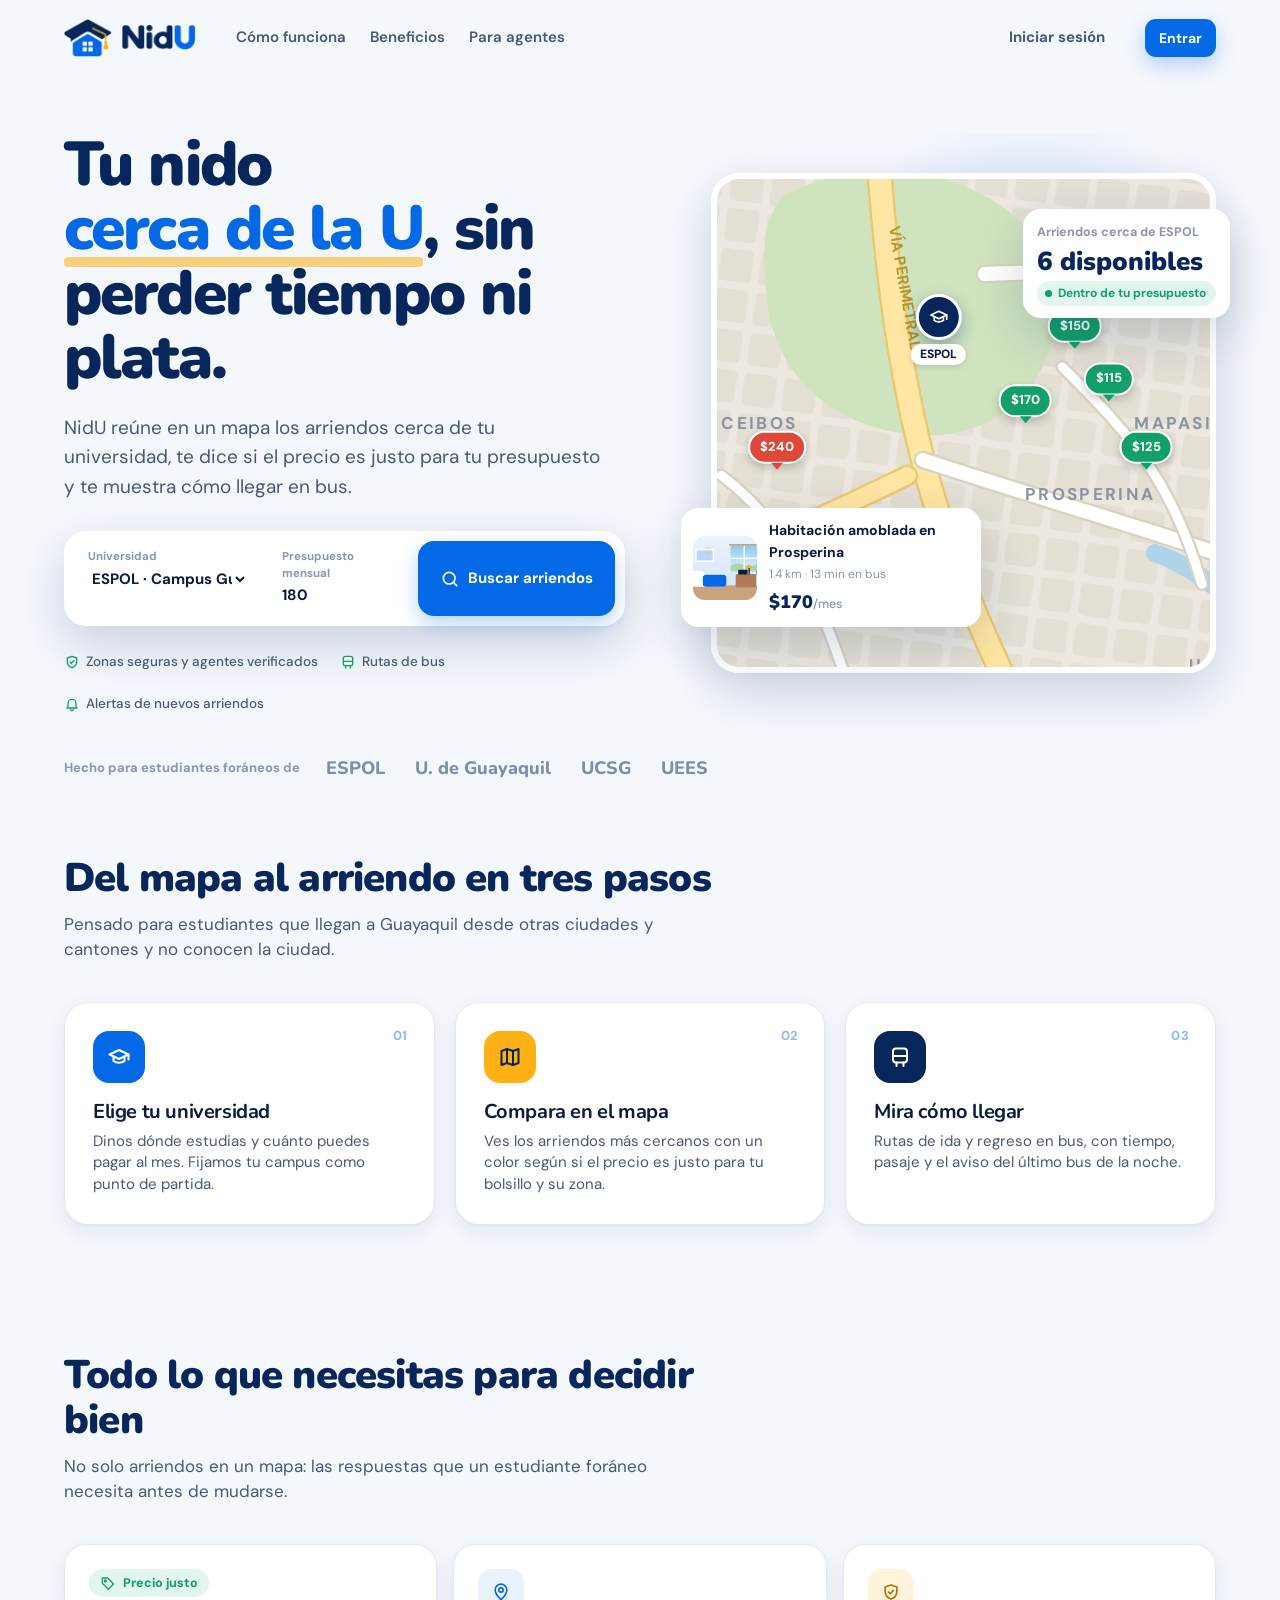
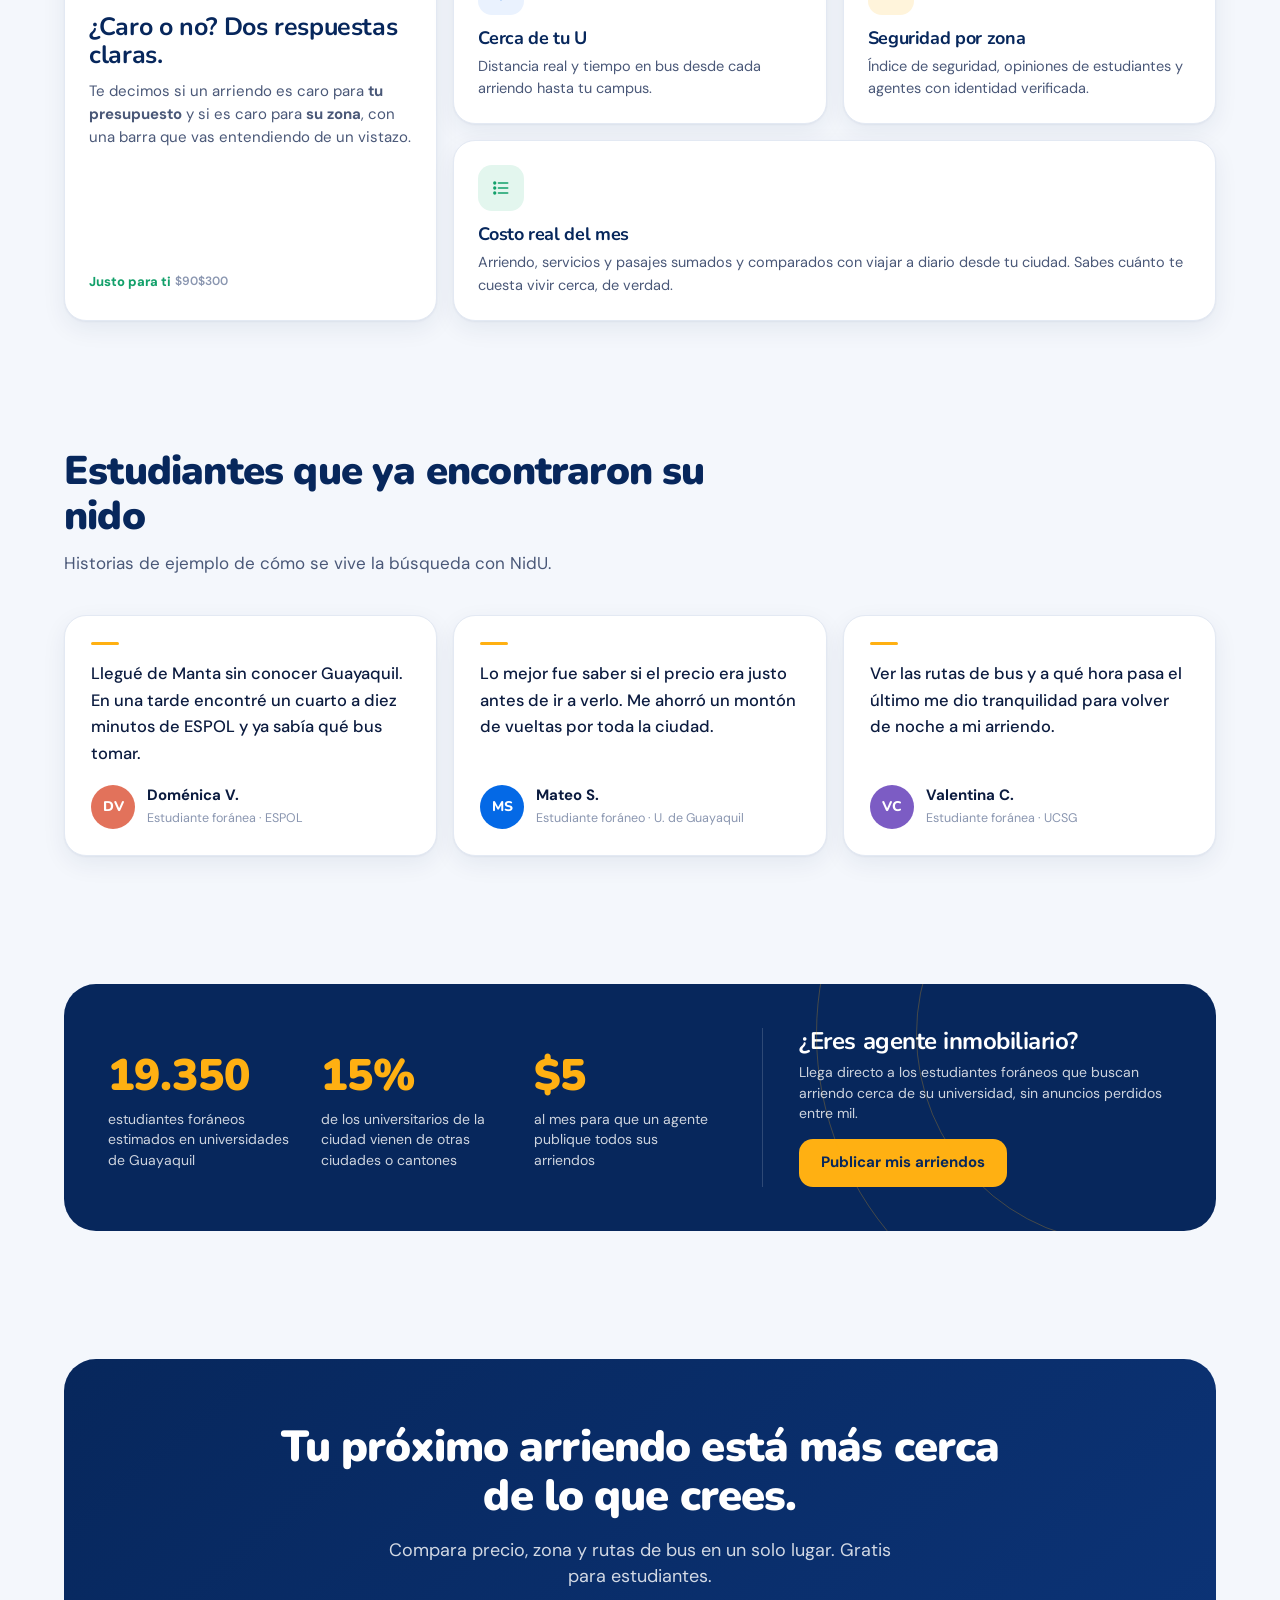
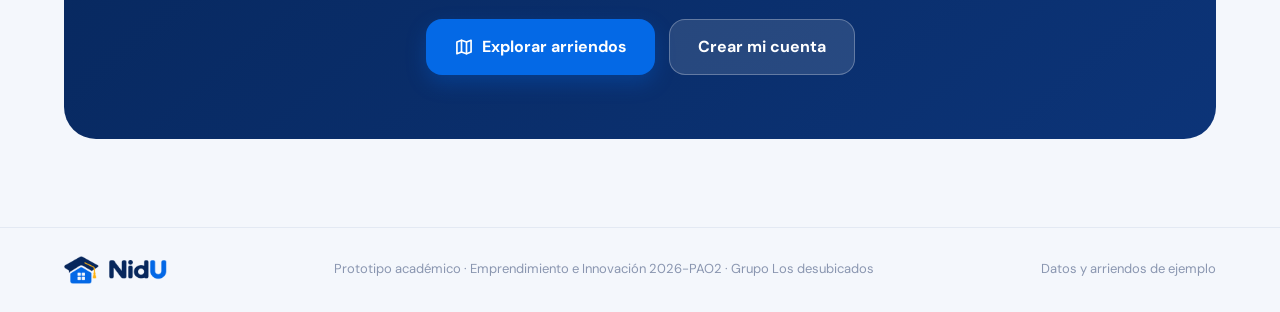
<file: index.html>
<!DOCTYPE html>
<html lang="es">
<head>
<meta charset="utf-8">
<meta name="viewport" content="width=device-width, initial-scale=1">
<title>NidU · Prototipo interactivo</title>
<link rel="preconnect" href="https://fonts.googleapis.com">
<link href="https://fonts.googleapis.com/css2?family=Nunito:wght@700;800;900&family=DM+Sans:opsz,wght@9..40,400;9..40,500;9..40,600;9..40,700&display=swap" rel="stylesheet">
<link rel="stylesheet" href="css/styles.css">
</head>
<body>

<!-- ============ LANDING ============ -->
<section class="view" data-view="inicio">
  <nav class="lnav"><div class="in">
    <a class="brand" href="#inicio"><img class="i" src="resources/icon.png" alt=""><img class="w" src="resources/word.png" alt="NidU"></a>
    <div class="links"><a href="#como">Cómo funciona</a><a href="#beneficios">Beneficios</a><a href="#agentes">Para agentes</a></div>
    <div class="sp"></div>
    <button class="btn ghost gbtn" data-act="go" data-v="ingresar">Iniciar sesión</button>
    <button class="btn pri sm" data-act="go" data-v="registro">Entrar</button>
  </div></nav>
  <header class="hero" data-enter>
    <div class="hero-copy">
      <h1 class="enter">Tu nido <em>cerca de la U</em>, sin perder tiempo ni plata.</h1>
      <p class="lead enter">NidU reúne en un mapa los arriendos cerca de tu universidad, te dice si el precio es justo para tu presupuesto y te muestra cómo llegar en bus.</p>
      <form class="searchbox enter" data-form="hero">
        <div class="f"><label>Universidad</label><select id="heroUni"></select></div>
        <div class="f"><label>Presupuesto mensual</label><input id="heroBudget" type="number" min="60" max="600" value="180"></div>
        <button class="btn pri" type="submit"><svg class="ico"><use href="#i-search"/></svg>Buscar arriendos</button>
      </form>
      <div class="trust enter"><span><svg class="ico sm"><use href="#i-shield"/></svg>Zonas seguras y agentes verificados</span><span><svg class="ico sm"><use href="#i-bus"/></svg>Rutas de bus</span><span><svg class="ico sm"><use href="#i-bell"/></svg>Alertas de nuevos arriendos</span></div>
    </div>
    <div class="hero-vis enter">
      <div class="glow"></div>
      <div class="mapcard" id="heroMap"></div>
      <div class="float f1" id="heroCard"></div>
      <div class="float f2"><div><small style="color:var(--ink3);font-weight:700">Arriendos cerca de ESPOL</small><div class="big" id="heroCount">0</div><span class="badge good">Dentro de tu presupuesto</span></div></div>
    </div>
  </header>

  <div class="unibar">
    <span class="ul">Hecho para estudiantes foráneos de</span>
    <div class="unis">
      <span class="um">ESPOL</span><span class="um">U. de Guayaquil</span><span class="um">UCSG</span><span class="um">UEES</span>
    </div>
  </div>

  <section class="lsec" id="como">
    <div class="lhead"><h2>Del mapa al arriendo en tres pasos</h2><p class="sub">Pensado para estudiantes que llegan a Guayaquil desde otras ciudades y cantones y no conocen la ciudad.</p></div>
    <div class="steps">
      <div class="step"><span class="n">01</span><div class="ib"><svg class="ico lg"><use href="#i-cap"/></svg></div><h3>Elige tu universidad</h3><p>Dinos dónde estudias y cuánto puedes pagar al mes. Fijamos tu campus como punto de partida.</p></div>
      <div class="step"><span class="n">02</span><div class="ib gold"><svg class="ico lg"><use href="#i-map"/></svg></div><h3>Compara en el mapa</h3><p>Ves los arriendos más cercanos con un color según si el precio es justo para tu bolsillo y su zona.</p></div>
      <div class="step"><span class="n">03</span><div class="ib navy"><svg class="ico lg"><use href="#i-bus"/></svg></div><h3>Mira cómo llegar</h3><p>Rutas de ida y regreso en bus, con tiempo, pasaje y el aviso del último bus de la noche.</p></div>
    </div>
  </section>

  <section class="lsec" id="beneficios">
    <div class="lhead"><h2>Todo lo que necesitas para decidir bien</h2><p class="sub">No solo arriendos en un mapa: las respuestas que un estudiante foráneo necesita antes de mudarse.</p></div>
    <div class="bento">
      <article class="bcard big">
        <div class="btag"><svg class="ico sm"><use href="#i-tag"/></svg>Precio justo</div>
        <h3>¿Caro o no? Dos respuestas claras.</h3>
        <p>Te decimos si un arriendo es caro para <b>tu presupuesto</b> y si es caro para <b>su zona</b>, con una barra que vas entendiendo de un vistazo.</p>
        <div class="meter"><span class="mlab">Justo para ti</span><div class="mbar"><i style="left:34%"></i></div><div class="mscale"><span>$90</span><span>$300</span></div></div>
      </article>
      <article class="bcard"><div class="ib" style="background:var(--blue-50);color:var(--blue)"><svg class="ico"><use href="#i-pin"/></svg></div><h4>Cerca de tu U</h4><p>Distancia real y tiempo en bus desde cada arriendo hasta tu campus.</p></article>
      <article class="bcard"><div class="ib" style="background:var(--gold-50);color:#B07400"><svg class="ico"><use href="#i-shield"/></svg></div><h4>Seguridad por zona</h4><p>Índice de seguridad, opiniones de estudiantes y agentes con identidad verificada.</p></article>
      <article class="bcard wide"><div class="ib" style="background:var(--good-50);color:var(--good)"><svg class="ico"><use href="#i-list"/></svg></div><h4>Costo real del mes</h4><p>Arriendo, servicios y pasajes sumados y comparados con viajar a diario desde tu ciudad. Sabes cuánto te cuesta vivir cerca, de verdad.</p></article>
    </div>
  </section>

  <section class="lsec" id="voces">
    <div class="lhead"><h2>Estudiantes que ya encontraron su nido</h2><p class="sub">Historias de ejemplo de cómo se vive la búsqueda con NidU.</p></div>
    <div class="quotes">
      <figure class="quote"><blockquote>Llegué de Manta sin conocer Guayaquil. En una tarde encontré un cuarto a diez minutos de ESPOL y ya sabía qué bus tomar.</blockquote><figcaption><span class="av" style="background:#E2725B">DV</span><div><b>Doménica V.</b><small>Estudiante foránea · ESPOL</small></div></figcaption></figure>
      <figure class="quote"><blockquote>Lo mejor fue saber si el precio era justo antes de ir a verlo. Me ahorró un montón de vueltas por toda la ciudad.</blockquote><figcaption><span class="av" style="background:#0469E6">MS</span><div><b>Mateo S.</b><small>Estudiante foráneo · U. de Guayaquil</small></div></figcaption></figure>
      <figure class="quote"><blockquote>Ver las rutas de bus y a qué hora pasa el último me dio tranquilidad para volver de noche a mi arriendo.</blockquote><figcaption><span class="av" style="background:#7C5CC4">VC</span><div><b>Valentina C.</b><small>Estudiante foránea · UCSG</small></div></figcaption></figure>
    </div>
  </section>

  <section class="lsec" id="agentes">
    <div class="band">
      <div class="ring" style="width:420px;height:420px;right:-120px;top:-160px"></div><div class="ring" style="width:620px;height:620px;right:-220px;top:-260px"></div>
      <div class="bstats">
        <div><div class="k">19.350</div><div class="l">estudiantes foráneos estimados en universidades de Guayaquil</div></div>
        <div><div class="k">15%</div><div class="l">de los universitarios de la ciudad vienen de otras ciudades o cantones</div></div>
        <div><div class="k">$5</div><div class="l">al mes para que un agente publique todos sus arriendos</div></div>
      </div>
      <div class="cta"><h3>¿Eres agente inmobiliario?</h3><p>Llega directo a los estudiantes foráneos que buscan arriendo cerca de su universidad, sin anuncios perdidos entre mil.</p><button class="btn gold" data-act="agentSignup">Publicar mis arriendos</button></div>
    </div>
  </section>

  <section class="lsec" id="cierre">
    <div class="closer">
      <h2>Tu próximo arriendo está más cerca de lo que crees.</h2>
      <p>Compara precio, zona y rutas de bus en un solo lugar. Gratis para estudiantes.</p>
      <div class="cbtns"><button class="btn pri lg" data-act="go" data-v="explorar"><svg class="ico"><use href="#i-map"/></svg>Explorar arriendos</button><button class="btn sec lg" data-act="go" data-v="registro">Crear mi cuenta</button></div>
    </div>
  </section>

  <footer class="foot"><div class="in"><a class="brand" href="#inicio"><img class="i" src="resources/icon.png" alt="" style="height:28px"><img class="w" src="resources/word.png" alt="NidU" style="height:20px"></a><span>Prototipo académico · Emprendimiento e Innovación 2026-PAO2 · Grupo Los desubicados</span><span>Datos y arriendos de ejemplo</span></div></footer>
</section>

<!-- ============ AUTH ============ -->
<section class="view" data-view="registro"><div class="auth" id="authReg"></div></section>
<section class="view" data-view="ingresar"><div class="auth" id="authLogin"></div></section>

<!-- ============ APP ============ -->
<div id="appTop"></div>
<section class="view" data-view="explorar"><div class="explore" id="explore"></div></section>
<section class="view" data-view="arriendo"><div class="wrap" id="detail"></div></section>
<section class="view" data-view="agente"><div class="agentlay" id="agent"></div></section>
<section class="view" data-view="publicar"><div class="wrap" id="publish"></div></section>
<section class="view" data-view="perfil"><div class="wrap" id="sprofile"></div></section>
<section class="view" data-view="amigos"><div class="wrap" id="friends"></div></section>
<section class="view" data-view="zonas"><div class="wrap" id="zones"></div></section>
<section class="view" data-view="visitas"><div class="wrap" id="visits"></div></section>
<section class="view" data-view="mensajes"><div class="wrap" id="chats"></div></section>

<div class="ov" id="ov"><div class="modal" id="modal"></div></div>
<div class="toast" id="toast"><svg class="ico"><use href="#i-check"/></svg><span></span></div>

<!-- icon sprite -->
<svg width="0" height="0" style="position:absolute">
<defs>
<symbol id="i-search" viewBox="0 0 24 24"><circle cx="11" cy="11" r="7"/><path d="m20 20-3.6-3.6"/></symbol>
<symbol id="i-sliders" viewBox="0 0 24 24"><path d="M4 7h10M18 7h2M4 17h4M12 17h8"/><circle cx="16" cy="7" r="2"/><circle cx="10" cy="17" r="2"/></symbol>
<symbol id="i-pin" viewBox="0 0 24 24"><path d="M12 21s-7-6.1-7-11.4a7 7 0 0 1 14 0C19 14.9 12 21 12 21z"/><circle cx="12" cy="9.6" r="2.6"/></symbol>
<symbol id="i-home" viewBox="0 0 24 24"><path d="M4 10.5 12 4l8 6.5V19a1 1 0 0 1-1 1h-4.5v-5.5h-5V20H5a1 1 0 0 1-1-1z"/></symbol>
<symbol id="i-heart" viewBox="0 0 24 24"><path d="M12 20s-7.5-4.6-7.5-10.3A4.2 4.2 0 0 1 12 7.2a4.2 4.2 0 0 1 7.5 2.5C19.5 15.4 12 20 12 20z"/></symbol>
<symbol id="i-bell" viewBox="0 0 24 24"><path d="M6 16.5V11a6 6 0 1 1 12 0v5.5l1.5 1.5h-15z"/><path d="M10 20.5a2.2 2.2 0 0 0 4 0"/></symbol>
<symbol id="i-user" viewBox="0 0 24 24"><circle cx="12" cy="8" r="4"/><path d="M4.5 20.5a7.5 7.5 0 0 1 15 0"/></symbol>
<symbol id="i-cap" viewBox="0 0 24 24"><path d="M2.5 9.5 12 5l9.5 4.5L12 14z"/><path d="M6.5 11.5v4.5c3 2.2 8 2.2 11 0v-4.5M21.5 9.5v5"/></symbol>
<symbol id="i-bus" viewBox="0 0 24 24"><rect x="5" y="3.5" width="14" height="14" rx="3"/><path d="M5 11h14M8.5 21v-3.5M15.5 21v-3.5"/></symbol>
<symbol id="i-walk" viewBox="0 0 24 24"><circle cx="13" cy="4.5" r="1.8"/><path d="m9 21 2.5-6 2.5 2.5V21M8 11.5l2.5-3.5 3.5 1 2 3.5M11.5 15l1-6"/></symbol>
<symbol id="i-back" viewBox="0 0 24 24"><path d="M15 18l-6-6 6-6"/></symbol>
<symbol id="i-chev" viewBox="0 0 24 24"><path d="m9 6 6 6-6 6"/></symbol>
<symbol id="i-check" viewBox="0 0 24 24"><path d="m5 12.5 4.5 4.5L19 7.5"/></symbol>
<symbol id="i-x" viewBox="0 0 24 24"><path d="M6 6l12 12M18 6 6 18"/></symbol>
<symbol id="i-shield" viewBox="0 0 24 24"><path d="M12 3.5 19 6v5.5c0 4.4-3 7.6-7 9-4-1.4-7-4.6-7-9V6z"/><path d="m9 12 2 2 4-4"/></symbol>
<symbol id="i-wifi" viewBox="0 0 24 24"><path d="M4.5 9.5a11 11 0 0 1 15 0M7.5 13a6.5 6.5 0 0 1 9 0"/><circle cx="12" cy="17" r="1.2"/></symbol>
<symbol id="i-zap" viewBox="0 0 24 24"><path d="M13 3 5 13.5h6L10 21l8-10.5h-6z"/></symbol>
<symbol id="i-drop" viewBox="0 0 24 24"><path d="M12 3.5s6 6.4 6 10.8a6 6 0 0 1-12 0C6 9.9 12 3.5 12 3.5z"/></symbol>
<symbol id="i-sofa" viewBox="0 0 24 24"><path d="M5 11V8a2 2 0 0 1 2-2h10a2 2 0 0 1 2 2v3"/><path d="M3 13a2 2 0 0 1 4 0v1h10v-1a2 2 0 0 1 4 0v4a1 1 0 0 1-1 1H4a1 1 0 0 1-1-1zM6 18v2M18 18v2"/></symbol>
<symbol id="i-bed" viewBox="0 0 24 24"><path d="M3 19V6M3 15h18v4M21 15v-3a3 3 0 0 0-3-3h-7v6"/><circle cx="7" cy="11.5" r="2"/></symbol>
<symbol id="i-bath" viewBox="0 0 24 24"><path d="M4 12h16v3a4 4 0 0 1-4 4H8a4 4 0 0 1-4-4zM6 12V6a2 2 0 0 1 4 0M7 19l-1 2M17 19l1 2"/></symbol>
<symbol id="i-ruler" viewBox="0 0 24 24"><rect x="3" y="8" width="18" height="8" rx="1.5"/><path d="M7 8v3M11 8v4M15 8v3M19 8v2"/></symbol>
<symbol id="i-wash" viewBox="0 0 24 24"><rect x="5" y="3.5" width="14" height="17" rx="2"/><circle cx="12" cy="13" r="4"/><path d="M8 6.5h2"/></symbol>
<symbol id="i-car" viewBox="0 0 24 24"><path d="M5 16V12l2-5h10l2 5v4M5 16h14M5 16v2.5M19 16v2.5"/><circle cx="8" cy="13" r=".7"/><circle cx="16" cy="13" r=".7"/></symbol>
<symbol id="i-snow" viewBox="0 0 24 24"><path d="M12 3v18M4.2 7.5l15.6 9M4.2 16.5l15.6-9"/></symbol>
<symbol id="i-plus" viewBox="0 0 24 24"><path d="M12 5v14M5 12h14"/></symbol>
<symbol id="i-grid" viewBox="0 0 24 24"><rect x="4" y="4" width="6.5" height="6.5" rx="1.5"/><rect x="13.5" y="4" width="6.5" height="6.5" rx="1.5"/><rect x="4" y="13.5" width="6.5" height="6.5" rx="1.5"/><rect x="13.5" y="13.5" width="6.5" height="6.5" rx="1.5"/></symbol>
<symbol id="i-msg" viewBox="0 0 24 24"><path d="M5 5h14a1 1 0 0 1 1 1v10a1 1 0 0 1-1 1H9l-4 3.5V6a1 1 0 0 1 1-1z"/></symbol>
<symbol id="i-eye" viewBox="0 0 24 24"><path d="M2.5 12S6 5.5 12 5.5 21.5 12 21.5 12 18 18.5 12 18.5 2.5 12 2.5 12z"/><circle cx="12" cy="12" r="3"/></symbol>
<symbol id="i-camera" viewBox="0 0 24 24"><path d="M4 8a2 2 0 0 1 2-2h2l1.5-2h5L16 6h2a2 2 0 0 1 2 2v9a2 2 0 0 1-2 2H6a2 2 0 0 1-2-2z"/><circle cx="12" cy="12.5" r="3.5"/></symbol>
<symbol id="i-star" viewBox="0 0 24 24"><path d="m12 4 2.4 5 5.4.6-4 3.7 1.1 5.4L12 16l-4.9 2.7 1.1-5.4-4-3.7 5.4-.6z"/></symbol>
<symbol id="i-phone" viewBox="0 0 24 24"><path d="M5 4h3.5l1.5 4-2 1.5a11 11 0 0 0 6.5 6.5L16 14l4 1.5V19a1 1 0 0 1-1 1A16 16 0 0 1 4 5a1 1 0 0 1 1-1z"/></symbol>
<symbol id="i-map" viewBox="0 0 24 24"><path d="M9 4 3.5 6v14L9 18l6 2 5.5-2V4L15 6z"/><path d="M9 4v14M15 6v14"/></symbol>
<symbol id="i-tag" viewBox="0 0 24 24"><path d="M3.5 12.5V4.5h8l9 9-8 8z"/><circle cx="8" cy="9" r="1.5"/></symbol>
<symbol id="i-list" viewBox="0 0 24 24"><path d="M9 6h11M9 12h11M9 18h11"/><circle cx="4.5" cy="6" r="1"/><circle cx="4.5" cy="12" r="1"/><circle cx="4.5" cy="18" r="1"/></symbol>
<symbol id="i-logout" viewBox="0 0 24 24"><path d="M15 4h3a2 2 0 0 1 2 2v12a2 2 0 0 1-2 2h-3M10 16l-4-4 4-4M6 12h10"/></symbol>
<symbol id="i-swap" viewBox="0 0 24 24"><path d="M7 4 3 8l4 4M3 8h14M17 20l4-4-4-4M21 16H7"/></symbol>
<symbol id="i-clock" viewBox="0 0 24 24"><circle cx="12" cy="12" r="8.5"/><path d="M12 7.5V12l3 2"/></symbol>
<symbol id="i-trend" viewBox="0 0 24 24"><path d="M4 16 10 10l4 4 6-7M15 7h5v5"/></symbol>
<symbol id="i-target" viewBox="0 0 24 24"><circle cx="12" cy="12" r="8"/><circle cx="12" cy="12" r="3"/><path d="M12 2v3M12 19v3M2 12h3M19 12h3"/></symbol>
<symbol id="i-users" viewBox="0 0 24 24"><circle cx="9" cy="8" r="3.5"/><path d="M2.5 20a6.5 6.5 0 0 1 13 0M16 4.8a3.5 3.5 0 0 1 0 6.4M18 14a6.5 6.5 0 0 1 3.5 6"/></symbol>
<symbol id="i-building" viewBox="0 0 24 24"><rect x="5" y="3" width="14" height="18" rx="1.5"/><path d="M9 7h1M14 7h1M9 11h1M14 11h1M9 15h1M14 15h1M11 21v-3h2v3"/></symbol>
<symbol id="i-edit" viewBox="0 0 24 24"><path d="M4 20h4L19 9l-4-4L4 16z"/></symbol>
<symbol id="i-trash" viewBox="0 0 24 24"><path d="M5 7h14M10 7V5h4v2M7 7l1 13h8l1-13"/></symbol>
<symbol id="i-lock" viewBox="0 0 24 24"><rect x="5" y="10.5" width="14" height="10" rx="2"/><path d="M8 10.5V8a4 4 0 0 1 8 0v2.5"/></symbol>
<symbol id="i-mail" viewBox="0 0 24 24"><rect x="3.5" y="5.5" width="17" height="13" rx="2"/><path d="m4 7 8 6 8-6"/></symbol>
</defs>
</svg>

<script src="js/data.js"></script>
<script src="js/ui.js"></script>
<script src="js/app.js"></script>
</body>
</html>
</file>
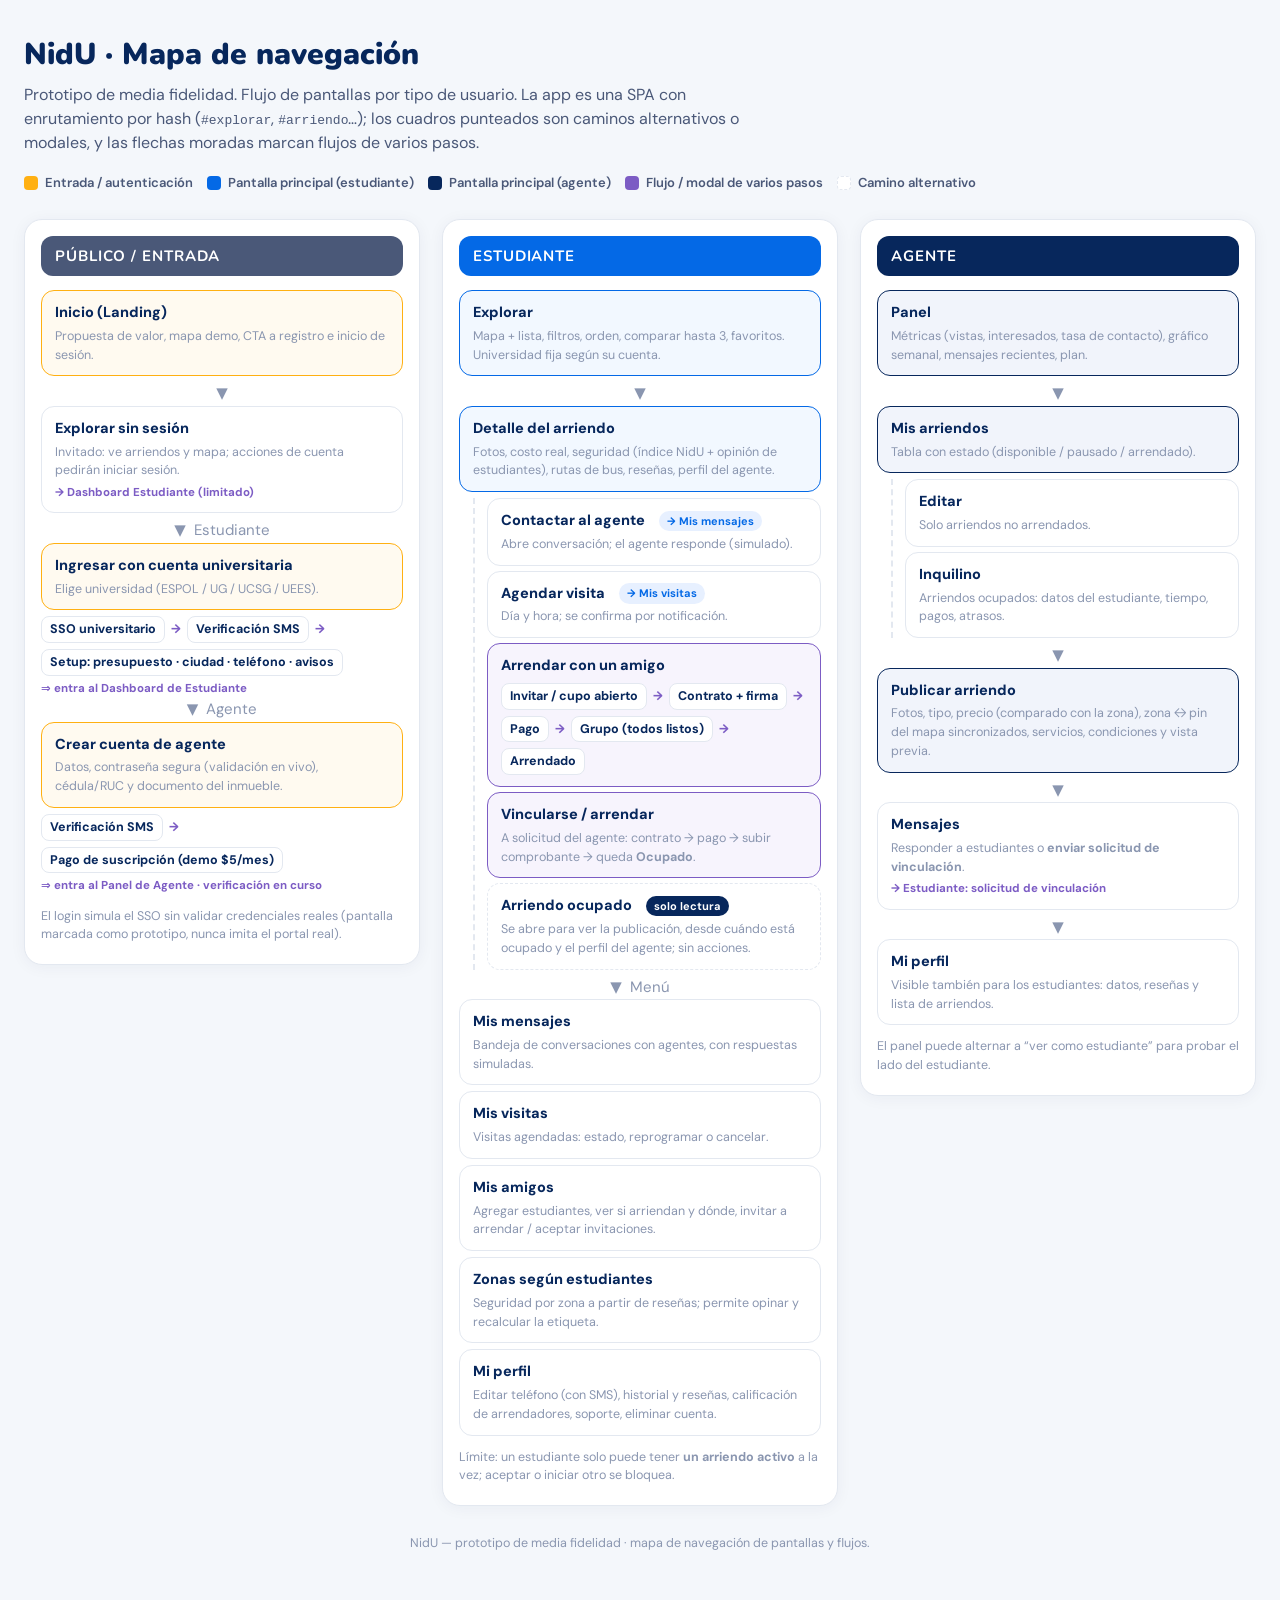
<file: nidu-mapa-navegacion.html>
<!DOCTYPE html>
<html lang="es">
<head>
<meta charset="UTF-8">
<meta name="viewport" content="width=device-width, initial-scale=1">
<title>NidU · Mapa de navegación</title>
<link href="https://fonts.googleapis.com/css2?family=Nunito:wght@700;800;900&family=DM+Sans:wght@400;500;600;700&display=swap" rel="stylesheet">
<style>
  :root{--navy:#07275C;--blue:#0469E6;--gold:#FFB012;--green:#2F8F6B;--purple:#7C5CC4;--ink:#1B2A4A;--ink2:#4A5878;--ink3:#8A96B0;--line:#E3E8F0;--bg:#F4F7FB;--card:#fff}
  *{box-sizing:border-box;margin:0;padding:0}
  body{font-family:'DM Sans',system-ui,sans-serif;background:var(--bg);color:var(--ink);padding:32px 24px 60px;line-height:1.5}
  .wrap{max-width:1240px;margin:0 auto}
  h1{font-family:'Nunito',sans-serif;font-weight:900;font-size:30px;color:var(--navy)}
  .sub{color:var(--ink2);margin:6px 0 18px;max-width:760px}
  .legend{display:flex;flex-wrap:wrap;gap:14px;margin-bottom:26px;font-size:13px;color:var(--ink2);font-weight:600}
  .legend span{display:inline-flex;align-items:center;gap:7px}
  .dot{width:14px;height:14px;border-radius:4px;flex:none}
  .lanes{display:grid;grid-template-columns:repeat(auto-fit,minmax(320px,1fr));gap:22px;align-items:start}
  .lane{background:var(--card);border:1px solid var(--line);border-radius:18px;padding:16px 16px 20px;box-shadow:0 2px 16px rgba(10,30,70,.05)}
  .lane h2{font-family:'Nunito',sans-serif;font-size:15px;letter-spacing:.06em;text-transform:uppercase;color:#fff;padding:9px 14px;border-radius:12px;margin-bottom:14px}
  .lane.pub h2{background:var(--ink2)}
  .lane.stu h2{background:var(--blue)}
  .lane.ag h2{background:var(--navy)}
  .node{border:1.5px solid var(--line);border-radius:13px;padding:11px 13px;margin:0 0 6px;background:#fff}
  .node .t{font-weight:800;font-size:14.5px;color:var(--navy);display:flex;align-items:center;gap:8px}
  .node .d{font-size:12.5px;color:var(--ink3);margin-top:3px}
  .node.entry{border-color:var(--gold);background:#FFFaf0}
  .node.main{border-color:var(--blue);background:#F2F8FF}
  .node.ag-main{border-color:var(--navy);background:#F1F4FB}
  .node.flow{border-color:var(--purple);background:#F7F4FD}
  .node.alt{border-style:dashed}
  .arrow{display:flex;justify-content:center;color:var(--ink3);font-size:15px;margin:1px 0}
  .branch{margin:4px 0 6px 14px;padding-left:12px;border-left:2px dashed var(--line)}
  .branch .node{margin-bottom:5px}
  .chip{display:inline-block;font-size:11px;font-weight:700;padding:2px 8px;border-radius:999px;margin-left:6px;vertical-align:middle}
  .chip.go{background:#E7F0FF;color:var(--blue)}
  .chip.occ{background:#07275C;color:#fff}
  .steps{display:flex;flex-wrap:wrap;gap:6px;align-items:center;font-size:12.5px;color:var(--ink2);font-weight:600;margin-top:4px}
  .steps b{background:#fff;border:1px solid var(--line);border-radius:8px;padding:3px 8px;color:var(--navy)}
  .sep{color:var(--purple);font-weight:800}
  .note{font-size:12.5px;color:var(--ink3);margin-top:12px}
  footer{margin-top:28px;font-size:12.5px;color:var(--ink3);text-align:center}
  .xlink{font-size:11.5px;color:var(--purple);font-weight:700;margin-top:4px}
</style>
</head>
<body>
<div class="wrap">
  <h1>NidU · Mapa de navegación</h1>
  <p class="sub">Prototipo de media fidelidad. Flujo de pantallas por tipo de usuario. La app es una SPA con enrutamiento por hash (<code>#explorar</code>, <code>#arriendo</code>…); los cuadros punteados son caminos alternativos o modales, y las flechas moradas marcan flujos de varios pasos.</p>

  <div class="legend">
    <span><i class="dot" style="background:var(--gold)"></i>Entrada / autenticación</span>
    <span><i class="dot" style="background:var(--blue)"></i>Pantalla principal (estudiante)</span>
    <span><i class="dot" style="background:var(--navy)"></i>Pantalla principal (agente)</span>
    <span><i class="dot" style="background:var(--purple)"></i>Flujo / modal de varios pasos</span>
    <span><i class="dot" style="background:#fff;border:1.5px dashed var(--line)"></i>Camino alternativo</span>
  </div>

  <div class="lanes">

    <!-- PÚBLICO -->
    <section class="lane pub">
      <h2>Público / Entrada</h2>
      <div class="node entry"><div class="t">Inicio (Landing)</div><div class="d">Propuesta de valor, mapa demo, CTA a registro e inicio de sesión.</div></div>
      <div class="arrow">▼</div>
      <div class="node"><div class="t">Explorar sin sesión</div><div class="d">Invitado: ve arriendos y mapa; acciones de cuenta pedirán iniciar sesión.</div><div class="xlink">→ Dashboard Estudiante (limitado)</div></div>

      <div class="arrow">▼ &nbsp;Estudiante</div>
      <div class="node entry"><div class="t">Ingresar con cuenta universitaria</div><div class="d">Elige universidad (ESPOL / UG / UCSG / UEES).</div></div>
      <div class="steps">
        <b>SSO universitario</b><span class="sep">→</span><b>Verificación SMS</b><span class="sep">→</span><b>Setup: presupuesto · ciudad · teléfono · avisos</b>
      </div>
      <div class="xlink">⇒ entra al Dashboard de Estudiante</div>

      <div class="arrow">▼ &nbsp;Agente</div>
      <div class="node entry"><div class="t">Crear cuenta de agente</div><div class="d">Datos, contraseña segura (validación en vivo), cédula/RUC y documento del inmueble.</div></div>
      <div class="steps">
        <b>Verificación SMS</b><span class="sep">→</span><b>Pago de suscripción (demo $5/mes)</b>
      </div>
      <div class="xlink">⇒ entra al Panel de Agente · verificación en curso</div>
      <p class="note">El login simula el SSO sin validar credenciales reales (pantalla marcada como prototipo, nunca imita el portal real).</p>
    </section>

    <!-- ESTUDIANTE -->
    <section class="lane stu">
      <h2>Estudiante</h2>
      <div class="node main"><div class="t">Explorar</div><div class="d">Mapa + lista, filtros, orden, comparar hasta 3, favoritos. Universidad fija según su cuenta.</div></div>
      <div class="arrow">▼</div>
      <div class="node main"><div class="t">Detalle del arriendo</div><div class="d">Fotos, costo real, seguridad (índice NidU + opinión de estudiantes), rutas de bus, reseñas, perfil del agente.</div></div>

      <div class="branch">
        <div class="node"><div class="t">Contactar al agente <span class="chip go">→ Mis mensajes</span></div><div class="d">Abre conversación; el agente responde (simulado).</div></div>
        <div class="node"><div class="t">Agendar visita <span class="chip go">→ Mis visitas</span></div><div class="d">Día y hora; se confirma por notificación.</div></div>
        <div class="node flow"><div class="t">Arrendar con un amigo</div><div class="steps" style="margin-top:6px"><b>Invitar / cupo abierto</b><span class="sep">→</span><b>Contrato + firma</b><span class="sep">→</span><b>Pago</b><span class="sep">→</span><b>Grupo (todos listos)</b><span class="sep">→</span><b>Arrendado</b></div></div>
        <div class="node flow"><div class="t">Vincularse / arrendar</div><div class="d">A solicitud del agente: contrato → pago → subir comprobante → queda <b>Ocupado</b>.</div></div>
        <div class="node alt"><div class="t">Arriendo ocupado <span class="chip occ">solo lectura</span></div><div class="d">Se abre para ver la publicación, desde cuándo está ocupado y el perfil del agente; sin acciones.</div></div>
      </div>

      <div class="arrow">▼ &nbsp;Menú</div>
      <div class="node"><div class="t">Mis mensajes</div><div class="d">Bandeja de conversaciones con agentes, con respuestas simuladas.</div></div>
      <div class="node"><div class="t">Mis visitas</div><div class="d">Visitas agendadas: estado, reprogramar o cancelar.</div></div>
      <div class="node"><div class="t">Mis amigos</div><div class="d">Agregar estudiantes, ver si arriendan y dónde, invitar a arrendar / aceptar invitaciones.</div></div>
      <div class="node"><div class="t">Zonas según estudiantes</div><div class="d">Seguridad por zona a partir de reseñas; permite opinar y recalcular la etiqueta.</div></div>
      <div class="node"><div class="t">Mi perfil</div><div class="d">Editar teléfono (con SMS), historial y reseñas, calificación de arrendadores, soporte, eliminar cuenta.</div></div>
      <p class="note">Límite: un estudiante solo puede tener <b>un arriendo activo</b> a la vez; aceptar o iniciar otro se bloquea.</p>
    </section>

    <!-- AGENTE -->
    <section class="lane ag">
      <h2>Agente</h2>
      <div class="node ag-main"><div class="t">Panel</div><div class="d">Métricas (vistas, interesados, tasa de contacto), gráfico semanal, mensajes recientes, plan.</div></div>
      <div class="arrow">▼</div>
      <div class="node ag-main"><div class="t">Mis arriendos</div><div class="d">Tabla con estado (disponible / pausado / arrendado).</div></div>
      <div class="branch">
        <div class="node"><div class="t">Editar</div><div class="d">Solo arriendos no arrendados.</div></div>
        <div class="node"><div class="t">Inquilino</div><div class="d">Arriendos ocupados: datos del estudiante, tiempo, pagos, atrasos.</div></div>
      </div>
      <div class="arrow">▼</div>
      <div class="node ag-main"><div class="t">Publicar arriendo</div><div class="d">Fotos, tipo, precio (comparado con la zona), zona ↔ pin del mapa sincronizados, servicios, condiciones y vista previa.</div></div>
      <div class="arrow">▼</div>
      <div class="node"><div class="t">Mensajes</div><div class="d">Responder a estudiantes o <b>enviar solicitud de vinculación</b>.</div><div class="xlink">→ Estudiante: solicitud de vinculación</div></div>
      <div class="arrow">▼</div>
      <div class="node"><div class="t">Mi perfil</div><div class="d">Visible también para los estudiantes: datos, reseñas y lista de arriendos.</div></div>
      <p class="note">El panel puede alternar a “ver como estudiante” para probar el lado del estudiante.</p>
    </section>

  </div>

  <footer>NidU — prototipo de media fidelidad · mapa de navegación de pantallas y flujos.</footer>
</div>
</body>
</html>
</file>
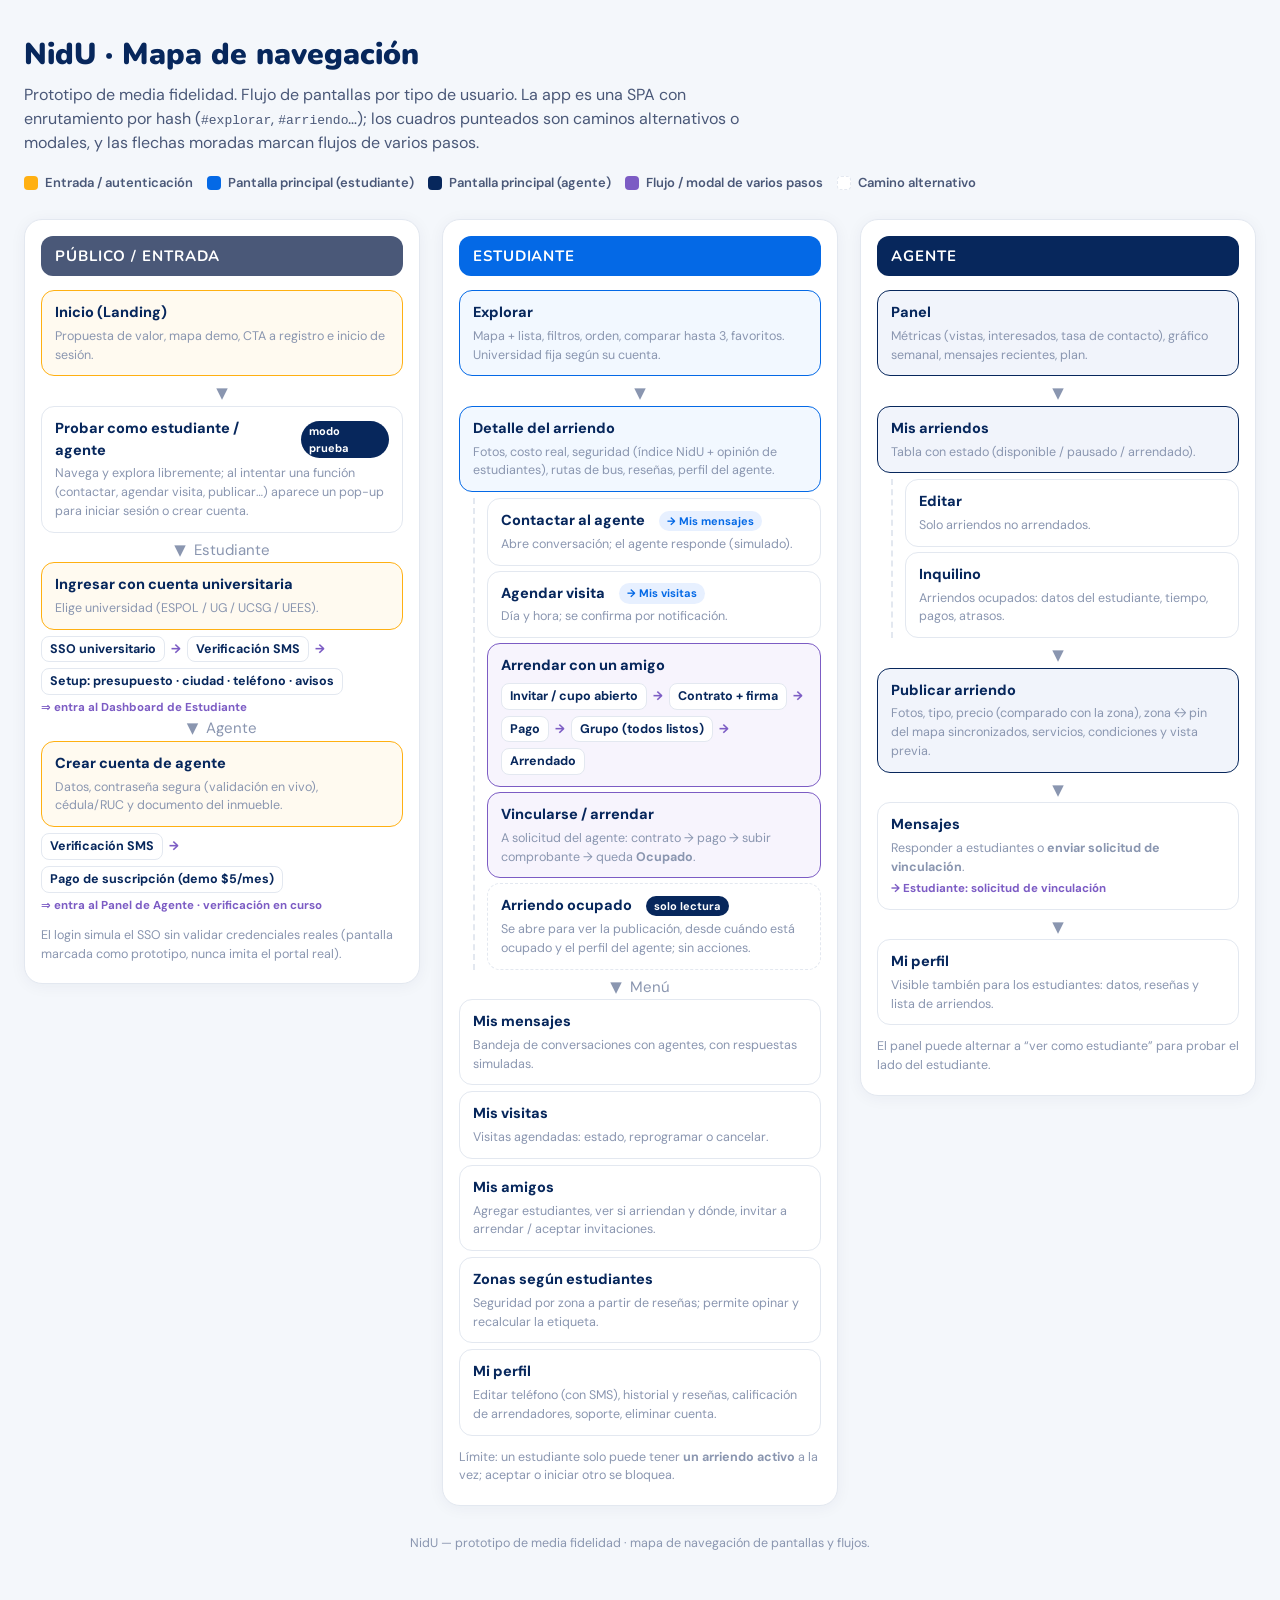
<file: resources/nidu-mapa-navegacion.html>
<!DOCTYPE html>
<html lang="es">
<head>
<meta charset="UTF-8">
<meta name="viewport" content="width=device-width, initial-scale=1">
<title>NidU · Mapa de navegación</title>
<link href="https://fonts.googleapis.com/css2?family=Nunito:wght@700;800;900&family=DM+Sans:wght@400;500;600;700&display=swap" rel="stylesheet">
<style>
  :root{--navy:#07275C;--blue:#0469E6;--gold:#FFB012;--green:#2F8F6B;--purple:#7C5CC4;--ink:#1B2A4A;--ink2:#4A5878;--ink3:#8A96B0;--line:#E3E8F0;--bg:#F4F7FB;--card:#fff}
  *{box-sizing:border-box;margin:0;padding:0}
  body{font-family:'DM Sans',system-ui,sans-serif;background:var(--bg);color:var(--ink);padding:32px 24px 60px;line-height:1.5}
  .wrap{max-width:1240px;margin:0 auto}
  h1{font-family:'Nunito',sans-serif;font-weight:900;font-size:30px;color:var(--navy)}
  .sub{color:var(--ink2);margin:6px 0 18px;max-width:760px}
  .legend{display:flex;flex-wrap:wrap;gap:14px;margin-bottom:26px;font-size:13px;color:var(--ink2);font-weight:600}
  .legend span{display:inline-flex;align-items:center;gap:7px}
  .dot{width:14px;height:14px;border-radius:4px;flex:none}
  .lanes{display:grid;grid-template-columns:repeat(auto-fit,minmax(320px,1fr));gap:22px;align-items:start}
  .lane{background:var(--card);border:1px solid var(--line);border-radius:18px;padding:16px 16px 20px;box-shadow:0 2px 16px rgba(10,30,70,.05)}
  .lane h2{font-family:'Nunito',sans-serif;font-size:15px;letter-spacing:.06em;text-transform:uppercase;color:#fff;padding:9px 14px;border-radius:12px;margin-bottom:14px}
  .lane.pub h2{background:var(--ink2)}
  .lane.stu h2{background:var(--blue)}
  .lane.ag h2{background:var(--navy)}
  .node{border:1.5px solid var(--line);border-radius:13px;padding:11px 13px;margin:0 0 6px;background:#fff}
  .node .t{font-weight:800;font-size:14.5px;color:var(--navy);display:flex;align-items:center;gap:8px}
  .node .d{font-size:12.5px;color:var(--ink3);margin-top:3px}
  .node.entry{border-color:var(--gold);background:#FFFaf0}
  .node.main{border-color:var(--blue);background:#F2F8FF}
  .node.ag-main{border-color:var(--navy);background:#F1F4FB}
  .node.flow{border-color:var(--purple);background:#F7F4FD}
  .node.alt{border-style:dashed}
  .arrow{display:flex;justify-content:center;color:var(--ink3);font-size:15px;margin:1px 0}
  .branch{margin:4px 0 6px 14px;padding-left:12px;border-left:2px dashed var(--line)}
  .branch .node{margin-bottom:5px}
  .chip{display:inline-block;font-size:11px;font-weight:700;padding:2px 8px;border-radius:999px;margin-left:6px;vertical-align:middle}
  .chip.go{background:#E7F0FF;color:var(--blue)}
  .chip.occ{background:#07275C;color:#fff}
  .steps{display:flex;flex-wrap:wrap;gap:6px;align-items:center;font-size:12.5px;color:var(--ink2);font-weight:600;margin-top:4px}
  .steps b{background:#fff;border:1px solid var(--line);border-radius:8px;padding:3px 8px;color:var(--navy)}
  .sep{color:var(--purple);font-weight:800}
  .note{font-size:12.5px;color:var(--ink3);margin-top:12px}
  footer{margin-top:28px;font-size:12.5px;color:var(--ink3);text-align:center}
  .xlink{font-size:11.5px;color:var(--purple);font-weight:700;margin-top:4px}
</style>
</head>
<body>
<div class="wrap">
  <h1>NidU · Mapa de navegación</h1>
  <p class="sub">Prototipo de media fidelidad. Flujo de pantallas por tipo de usuario. La app es una SPA con enrutamiento por hash (<code>#explorar</code>, <code>#arriendo</code>…); los cuadros punteados son caminos alternativos o modales, y las flechas moradas marcan flujos de varios pasos.</p>

  <div class="legend">
    <span><i class="dot" style="background:var(--gold)"></i>Entrada / autenticación</span>
    <span><i class="dot" style="background:var(--blue)"></i>Pantalla principal (estudiante)</span>
    <span><i class="dot" style="background:var(--navy)"></i>Pantalla principal (agente)</span>
    <span><i class="dot" style="background:var(--purple)"></i>Flujo / modal de varios pasos</span>
    <span><i class="dot" style="background:#fff;border:1.5px dashed var(--line)"></i>Camino alternativo</span>
  </div>

  <div class="lanes">

    <!-- PÚBLICO -->
    <section class="lane pub">
      <h2>Público / Entrada</h2>
      <div class="node entry"><div class="t">Inicio (Landing)</div><div class="d">Propuesta de valor, mapa demo, CTA a registro e inicio de sesión.</div></div>
      <div class="arrow">▼</div>
      <div class="node"><div class="t">Probar como estudiante / agente <span class="chip occ">modo prueba</span></div><div class="d">Navega y explora libremente; al intentar una función (contactar, agendar visita, publicar…) aparece un pop-up para iniciar sesión o crear cuenta.</div></div>

      <div class="arrow">▼ &nbsp;Estudiante</div>
      <div class="node entry"><div class="t">Ingresar con cuenta universitaria</div><div class="d">Elige universidad (ESPOL / UG / UCSG / UEES).</div></div>
      <div class="steps">
        <b>SSO universitario</b><span class="sep">→</span><b>Verificación SMS</b><span class="sep">→</span><b>Setup: presupuesto · ciudad · teléfono · avisos</b>
      </div>
      <div class="xlink">⇒ entra al Dashboard de Estudiante</div>

      <div class="arrow">▼ &nbsp;Agente</div>
      <div class="node entry"><div class="t">Crear cuenta de agente</div><div class="d">Datos, contraseña segura (validación en vivo), cédula/RUC y documento del inmueble.</div></div>
      <div class="steps">
        <b>Verificación SMS</b><span class="sep">→</span><b>Pago de suscripción (demo $5/mes)</b>
      </div>
      <div class="xlink">⇒ entra al Panel de Agente · verificación en curso</div>
      <p class="note">El login simula el SSO sin validar credenciales reales (pantalla marcada como prototipo, nunca imita el portal real).</p>
    </section>

    <!-- ESTUDIANTE -->
    <section class="lane stu">
      <h2>Estudiante</h2>
      <div class="node main"><div class="t">Explorar</div><div class="d">Mapa + lista, filtros, orden, comparar hasta 3, favoritos. Universidad fija según su cuenta.</div></div>
      <div class="arrow">▼</div>
      <div class="node main"><div class="t">Detalle del arriendo</div><div class="d">Fotos, costo real, seguridad (índice NidU + opinión de estudiantes), rutas de bus, reseñas, perfil del agente.</div></div>

      <div class="branch">
        <div class="node"><div class="t">Contactar al agente <span class="chip go">→ Mis mensajes</span></div><div class="d">Abre conversación; el agente responde (simulado).</div></div>
        <div class="node"><div class="t">Agendar visita <span class="chip go">→ Mis visitas</span></div><div class="d">Día y hora; se confirma por notificación.</div></div>
        <div class="node flow"><div class="t">Arrendar con un amigo</div><div class="steps" style="margin-top:6px"><b>Invitar / cupo abierto</b><span class="sep">→</span><b>Contrato + firma</b><span class="sep">→</span><b>Pago</b><span class="sep">→</span><b>Grupo (todos listos)</b><span class="sep">→</span><b>Arrendado</b></div></div>
        <div class="node flow"><div class="t">Vincularse / arrendar</div><div class="d">A solicitud del agente: contrato → pago → subir comprobante → queda <b>Ocupado</b>.</div></div>
        <div class="node alt"><div class="t">Arriendo ocupado <span class="chip occ">solo lectura</span></div><div class="d">Se abre para ver la publicación, desde cuándo está ocupado y el perfil del agente; sin acciones.</div></div>
      </div>

      <div class="arrow">▼ &nbsp;Menú</div>
      <div class="node"><div class="t">Mis mensajes</div><div class="d">Bandeja de conversaciones con agentes, con respuestas simuladas.</div></div>
      <div class="node"><div class="t">Mis visitas</div><div class="d">Visitas agendadas: estado, reprogramar o cancelar.</div></div>
      <div class="node"><div class="t">Mis amigos</div><div class="d">Agregar estudiantes, ver si arriendan y dónde, invitar a arrendar / aceptar invitaciones.</div></div>
      <div class="node"><div class="t">Zonas según estudiantes</div><div class="d">Seguridad por zona a partir de reseñas; permite opinar y recalcular la etiqueta.</div></div>
      <div class="node"><div class="t">Mi perfil</div><div class="d">Editar teléfono (con SMS), historial y reseñas, calificación de arrendadores, soporte, eliminar cuenta.</div></div>
      <p class="note">Límite: un estudiante solo puede tener <b>un arriendo activo</b> a la vez; aceptar o iniciar otro se bloquea.</p>
    </section>

    <!-- AGENTE -->
    <section class="lane ag">
      <h2>Agente</h2>
      <div class="node ag-main"><div class="t">Panel</div><div class="d">Métricas (vistas, interesados, tasa de contacto), gráfico semanal, mensajes recientes, plan.</div></div>
      <div class="arrow">▼</div>
      <div class="node ag-main"><div class="t">Mis arriendos</div><div class="d">Tabla con estado (disponible / pausado / arrendado).</div></div>
      <div class="branch">
        <div class="node"><div class="t">Editar</div><div class="d">Solo arriendos no arrendados.</div></div>
        <div class="node"><div class="t">Inquilino</div><div class="d">Arriendos ocupados: datos del estudiante, tiempo, pagos, atrasos.</div></div>
      </div>
      <div class="arrow">▼</div>
      <div class="node ag-main"><div class="t">Publicar arriendo</div><div class="d">Fotos, tipo, precio (comparado con la zona), zona ↔ pin del mapa sincronizados, servicios, condiciones y vista previa.</div></div>
      <div class="arrow">▼</div>
      <div class="node"><div class="t">Mensajes</div><div class="d">Responder a estudiantes o <b>enviar solicitud de vinculación</b>.</div><div class="xlink">→ Estudiante: solicitud de vinculación</div></div>
      <div class="arrow">▼</div>
      <div class="node"><div class="t">Mi perfil</div><div class="d">Visible también para los estudiantes: datos, reseñas y lista de arriendos.</div></div>
      <p class="note">El panel puede alternar a “ver como estudiante” para probar el lado del estudiante.</p>
    </section>

  </div>

  <footer>NidU — prototipo de media fidelidad · mapa de navegación de pantallas y flujos.</footer>
</div>
</body>
</html>
</file>
<file: css/styles.css>
/* NidU · estilos globales */
:root{
  --navy:#07275C; --navy2:#0C3478; --blue:#0469E6; --blue-50:#EAF2FE; --blue-100:#D4E5FD;
  --gold:#FFB012; --gold-50:#FFF4DB;
  --ink:#0B1B3F; --ink2:#4A5878; --ink3:#8A96B0; --line:#E3E9F3; --bg:#F4F7FC; --white:#fff;
  --good:#12A06A; --good-50:#E3F6EE; --mid:#E08A00; --mid-50:#FFF1D9; --bad:#E0473B; --bad-50:#FDE7E5;
  --r:18px; --sh:0 1px 2px rgba(7,39,92,.05),0 8px 24px rgba(7,39,92,.07); --sh2:0 18px 50px rgba(7,39,92,.18);
  --hf:'Nunito',system-ui,sans-serif; --bf:'DM Sans',system-ui,sans-serif;
}
*{box-sizing:border-box;margin:0;padding:0}
html,body{height:100%}
body{font-family:var(--bf);color:var(--ink);background:var(--bg);font-size:15px;line-height:1.45;-webkit-font-smoothing:antialiased}
button{font:inherit;color:inherit;background:none;border:0;cursor:pointer}
input,select,textarea{font:inherit;color:inherit}
a{color:var(--blue);text-decoration:none}
h1,h2,h3,h4{font-family:var(--hf);letter-spacing:-.02em;line-height:1.1}
svg{display:block}
.view{display:none;min-height:100vh}
.view.on{display:block}
.ico{width:20px;height:20px;fill:none;stroke:currentColor;stroke-width:2;stroke-linecap:round;stroke-linejoin:round;flex:none}
.ico.sm{width:16px;height:16px}.ico.xs{width:14px;height:14px}.ico.lg{width:24px;height:24px}

/* buttons */
.btn{display:inline-flex;align-items:center;justify-content:center;gap:8px;height:48px;padding:0 22px;border-radius:14px;font-weight:700;font-size:15px;transition:.15s;white-space:nowrap}
.btn.pri{background:var(--blue);color:#fff;box-shadow:0 8px 20px rgba(4,105,230,.28)}
.btn.pri:hover{background:#0359C4;transform:translateY(-1px)}
.btn.sec{background:#fff;border:1.5px solid var(--line);color:var(--ink)}
.btn.sec:hover{border-color:var(--blue);color:var(--blue)}
.btn.dark{background:var(--navy);color:#fff}
.btn.gold{background:var(--gold);color:var(--navy)}
.btn.ghost{color:var(--ink2);padding:0 12px}
.btn.ghost:hover{color:var(--blue)}
.btn.sm{height:38px;padding:0 14px;border-radius:11px;font-size:14px}
.btn.block{width:100%}
.iconbtn{width:42px;height:42px;border-radius:12px;display:grid;place-items:center;background:#fff;border:1.5px solid var(--line);position:relative;transition:.15s}
.iconbtn:hover{border-color:var(--blue);color:var(--blue)}
.dot{position:absolute;top:7px;right:8px;width:9px;height:9px;border-radius:50%;background:var(--gold);border:2px solid #fff}

/* chips & badges */
.chip{display:inline-flex;align-items:center;gap:6px;height:36px;padding:0 14px;border-radius:999px;border:1.5px solid var(--line);background:#fff;font-weight:600;font-size:13.5px;transition:.15s}
.chip:hover{border-color:var(--blue)}
.chip.on{background:var(--navy);border-color:var(--navy);color:#fff}
.badge{display:inline-flex;align-items:center;gap:6px;padding:4px 10px 4px 8px;border-radius:999px;font-size:12px;font-weight:700;white-space:nowrap}
.badge::before{content:"";width:7px;height:7px;border-radius:50%;background:currentColor}
.badge.good{background:var(--good-50);color:var(--good)}.badge.mid{background:var(--mid-50);color:var(--mid)}.badge.bad{background:var(--bad-50);color:var(--bad)}
.tag{display:inline-flex;align-items:center;gap:5px;padding:3px 9px;border-radius:999px;font-size:11.5px;font-weight:700;background:var(--gold-50);color:#9A6500}
.tag.blue{background:var(--blue-50);color:var(--blue)}

/* ================= LANDING ================= */
.lnav{position:sticky;top:0;z-index:20;background:rgba(244,247,252,.85);backdrop-filter:blur(12px);border-bottom:1px solid transparent}
.lnav .in{max-width:1200px;margin:auto;display:flex;align-items:center;gap:28px;padding:14px 24px}
.brand{display:flex;align-items:center;gap:10px}
.brand img.i{height:38px}.brand img.w{height:26px}
.lnav .links{display:flex;gap:24px;margin-left:12px;font-weight:600;color:var(--ink2)}
.lnav .links a{color:inherit}.lnav .links a:hover{color:var(--blue)}
.lnav .sp{flex:1}
.hero{max-width:1200px;margin:auto;padding:48px 24px 64px;display:grid;grid-template-columns:1.05fr 1fr;gap:56px;align-items:center}
.hero h1{font-size:clamp(40px,5.2vw,64px);font-weight:900;color:var(--navy)}
.hero h1 em{font-style:normal;color:var(--blue);position:relative;white-space:nowrap}
.hero h1 em::after{content:"";position:absolute;left:0;right:0;bottom:4px;height:10px;background:var(--gold);opacity:.55;z-index:-1;border-radius:4px}
.hero p.lead{font-size:18px;color:var(--ink2);margin:20px 0 28px;max-width:520px}
.eyebrow{display:inline-flex;align-items:center;gap:8px;padding:6px 12px 6px 6px;border-radius:999px;background:#fff;border:1px solid var(--line);font-size:13px;font-weight:600;color:var(--ink2);margin-bottom:22px}
.eyebrow b{background:var(--gold);color:var(--navy);padding:2px 8px;border-radius:999px;font-size:11.5px}
.searchbox{background:#fff;border-radius:22px;box-shadow:var(--sh2);padding:10px;display:grid;grid-template-columns:1.3fr 1fr auto;gap:6px;max-width:600px}
.searchbox .f{padding:8px 14px;border-radius:14px;transition:.15s}
.searchbox .f:hover{background:var(--bg)}
.searchbox label{display:block;font-size:11.5px;font-weight:700;color:var(--ink3);text-transform:uppercase;letter-spacing:.06em}
.searchbox select,.searchbox input{border:0;outline:0;background:none;width:100%;font-weight:700;font-size:15px;padding:2px 0}
.searchbox .btn{height:100%;min-height:56px;border-radius:16px}
.trust{display:flex;gap:22px;margin-top:26px;color:var(--ink2);font-size:13.5px;font-weight:500;flex-wrap:wrap}
.trust span{display:flex;align-items:center;gap:6px}
.trust .ico{color:var(--good)}
.hero-vis{position:relative;height:520px}
.hero-vis .mapcard{position:absolute;inset:0 0 0 30px;border-radius:28px;overflow:hidden;box-shadow:var(--sh2);border:6px solid #fff}
.float{position:absolute;background:#fff;border-radius:18px;box-shadow:var(--sh2);padding:12px;display:flex;gap:12px;align-items:center}
.float .th{width:64px;height:64px;border-radius:12px;overflow:hidden;flex:none}
.f1{left:0;bottom:46px;width:300px;animation:bob 7s ease-in-out infinite}
.f2{right:-14px;top:36px;padding:12px 14px;animation:bob 9s ease-in-out infinite reverse}
.f2 .big{font-family:var(--hf);font-weight:900;font-size:26px;color:var(--navy)}
@keyframes bob{50%{transform:translateY(-6px)}}
.lsec{max-width:1200px;margin:auto;padding:72px 24px}
.lsec h2{font-size:clamp(30px,3.4vw,42px);color:var(--navy);font-weight:900}
.lsec .sub{color:var(--ink2);font-size:17px;margin-top:10px;max-width:620px}
.steps{display:grid;grid-template-columns:repeat(3,1fr);gap:20px;margin-top:36px}
.step{background:#fff;border-radius:24px;padding:26px;box-shadow:var(--sh);position:relative;overflow:hidden}
.step .n{font-family:var(--hf);font-weight:900;font-size:56px;color:var(--blue-50);position:absolute;right:18px;top:4px}
.step .ib{width:52px;height:52px;border-radius:16px;display:grid;place-items:center;background:var(--blue);color:#fff;margin-bottom:18px}
.step h3{font-size:20px;margin-bottom:8px}.step p{color:var(--ink2)}
.feat{display:grid;grid-template-columns:repeat(4,1fr);gap:16px;margin-top:36px}
.fc{border-radius:22px;padding:22px;background:#fff;border:1px solid var(--line)}
.fc .ib{width:44px;height:44px;border-radius:13px;display:grid;place-items:center;margin-bottom:14px}
.fc h4{font-size:17px;margin-bottom:6px}.fc p{color:var(--ink2);font-size:14px}
.band{background:var(--navy);color:#fff;border-radius:32px;padding:44px;display:grid;grid-template-columns:repeat(3,1fr) 1.2fr;gap:28px;align-items:center;position:relative;overflow:hidden}
.band .k{font-family:var(--hf);font-size:44px;font-weight:900;color:var(--gold)}
.band .l{opacity:.8;font-size:14px}
.band .cta h3{font-size:24px;margin-bottom:8px}.band .cta p{opacity:.8;margin-bottom:16px;font-size:14px}
.ring{position:absolute;border-radius:50%;border:1.5px solid rgba(255,176,18,.25);pointer-events:none}
.foot{border-top:1px solid var(--line);margin-top:24px}
.foot .in{max-width:1200px;margin:auto;padding:28px 24px;display:flex;justify-content:space-between;gap:16px;color:var(--ink3);font-size:13px;flex-wrap:wrap;align-items:center}

/* ================= AUTH (split like university SSO) ================= */
.auth{display:grid;grid-template-columns:1.25fr 1fr;min-height:100vh}
.auth-art{background:var(--navy);position:relative;overflow:hidden;color:#fff;display:flex;flex-direction:column;justify-content:space-between;padding:40px}
.auth-art svg.city{position:absolute;inset:auto 0 0 0;width:100%;height:auto;opacity:.9}
.auth-art .atop{position:relative;z-index:2;display:flex;align-items:center;gap:12px}
.auth-art .amsg{position:relative;z-index:2;max-width:460px;margin-bottom:auto;margin-top:12vh}
.auth-art .amsg h2{font-size:clamp(32px,3.4vw,46px);font-weight:900}
.auth-art .amsg h2 span{color:var(--gold)}
.auth-art .amsg p{opacity:.82;margin-top:14px;font-size:16px}
.auth-art ul{list-style:none;margin-top:22px;display:grid;gap:10px}
.auth-art li{display:flex;gap:10px;align-items:center;font-weight:500}
.auth-art li .ico{color:var(--gold)}
.auth-form{background:#fff;display:flex;flex-direction:column;padding:36px clamp(24px,5vw,72px);overflow:auto}
.auth-form .head{display:flex;justify-content:space-between;align-items:center}
.auth-form .box{max-width:420px;width:100%;margin:auto;padding:28px 0}
.auth-form h1{font-size:30px;color:var(--navy);font-weight:900}
.auth-form .hint{color:var(--ink2);margin:6px 0 22px}
.seg{display:grid;grid-template-columns:1fr 1fr;background:var(--bg);border-radius:14px;padding:4px;margin-bottom:20px}
.seg button{height:42px;border-radius:11px;font-weight:700;color:var(--ink2);display:flex;align-items:center;justify-content:center;gap:8px}
.seg button.on{background:#fff;color:var(--navy);box-shadow:0 2px 8px rgba(7,39,92,.1)}
.fld{margin-bottom:14px}
.fld label{display:block;font-size:13px;font-weight:600;color:var(--ink2);margin-bottom:6px}
.inp{width:100%;height:46px;border:1.5px solid var(--line);border-radius:12px;padding:0 14px;background:#fff;outline:0;transition:.15s}
textarea.inp{height:auto;padding:12px 14px;resize:vertical}
.inp:focus{border-color:var(--blue);box-shadow:0 0 0 4px var(--blue-50)}
.inp.err{border-color:var(--bad);box-shadow:0 0 0 4px var(--bad-50)}
.errtxt{color:var(--bad);font-size:12px;margin-top:4px;display:none}
.fld.e .errtxt{display:block}
.row2{display:grid;grid-template-columns:1fr 1fr;gap:12px}
.budget{border:1.5px solid var(--line);border-radius:14px;padding:14px 16px;margin-bottom:14px}
.budget .v{font-family:var(--hf);font-weight:900;font-size:30px;color:var(--navy)}
.budget .v small{font-family:var(--bf);font-size:14px;color:var(--ink3);font-weight:500}
input[type=range]{width:100%;accent-color:var(--blue)}
.rng{-webkit-appearance:none;appearance:none;height:6px;border-radius:3px;background:linear-gradient(90deg,var(--blue) var(--p,30%),var(--line) var(--p,30%));outline:0;margin:10px 0 4px}
.rng::-webkit-slider-thumb{-webkit-appearance:none;width:24px;height:24px;border-radius:50%;background:#fff;border:4px solid var(--blue);box-shadow:0 2px 6px rgba(0,0,0,.2);cursor:grab}
.rng::-moz-range-thumb{width:18px;height:18px;border-radius:50%;background:#fff;border:4px solid var(--blue);cursor:grab}
.minmax{display:flex;justify-content:space-between;font-size:12px;color:var(--ink3)}
.switchrow{display:flex;align-items:center;gap:12px;padding:12px 14px;border-radius:14px;background:var(--bg);margin-bottom:18px}
.switchrow .t{flex:1}.switchrow b{display:block;font-size:14px}.switchrow small{color:var(--ink3);font-size:12.5px}
.sw{width:46px;height:28px;border-radius:14px;background:var(--line);position:relative;flex:none;transition:.2s}
.sw::after{content:"";position:absolute;top:3px;left:3px;width:22px;height:22px;border-radius:50%;background:#fff;box-shadow:0 1px 3px rgba(0,0,0,.2);transition:.2s}
.sw.on{background:var(--blue)}.sw.on::after{left:21px}
.or{display:flex;align-items:center;gap:12px;color:var(--ink3);font-size:12.5px;margin:18px 0}
.or::before,.or::after{content:"";flex:1;height:1px;background:var(--line)}
.demo{display:grid;grid-template-columns:1fr 1fr;gap:10px}
.auth-form .legal{color:var(--ink3);font-size:12px;margin-top:16px;text-align:center}
.auth-form .fl{display:flex;justify-content:center;gap:18px;font-size:12.5px;color:var(--ink3);margin-top:auto;padding-top:20px}

/* ================= APP SHELL ================= */
.top{position:sticky;top:0;z-index:30;background:#fff;border-bottom:1px solid var(--line)}
.top .in{display:flex;align-items:center;gap:16px;padding:10px 20px;height:68px}
.unisel{display:flex;align-items:center;gap:10px;padding:6px 12px 6px 6px;border-radius:14px;border:1.5px solid var(--line);background:#fff}
.unisel .cap{width:34px;height:34px;border-radius:10px;background:var(--navy);color:#fff;display:grid;place-items:center}
.unisel small{display:block;font-size:11px;color:var(--ink3);font-weight:600;line-height:1}
.unisel select{border:0;outline:0;font-weight:800;background:none;font-size:14.5px;cursor:pointer;max-width:220px}
.tsearch{flex:1;max-width:420px;display:flex;align-items:center;gap:10px;height:44px;padding:0 14px;border-radius:12px;background:var(--bg);color:var(--ink3)}
.tsearch input{border:0;background:none;outline:0;flex:1;color:var(--ink)}
.top .sp{flex:1}
.avatar{width:42px;height:42px;border-radius:12px;background:var(--navy);color:#fff;display:grid;place-items:center;font-family:var(--hf);font-weight:800}
.menu{position:absolute;right:20px;top:64px;background:#fff;border-radius:16px;box-shadow:var(--sh2);border:1px solid var(--line);width:300px;padding:8px;display:none;z-index:40}
.menu.on{display:block}
.menu .mi{display:flex;gap:10px;align-items:center;width:100%;padding:10px;border-radius:10px;text-align:left;font-weight:600}
.menu .mi:hover{background:var(--bg)}
.menu h5{font-size:12px;color:var(--ink3);padding:8px 10px;text-transform:uppercase;letter-spacing:.06em}
.nt{display:flex;gap:10px;padding:10px;border-radius:12px}
.nt:hover{background:var(--bg)}
.nt .ib{width:36px;height:36px;border-radius:10px;background:var(--blue-50);color:var(--blue);display:grid;place-items:center;flex:none}
.nt b{font-size:13.5px;display:block}.nt small{color:var(--ink3);font-size:12px}

/* explore */
.explore{display:grid;grid-template-columns:440px 1fr;height:calc(100vh - 69px)}
.side{background:#fff;border-right:1px solid var(--line);display:flex;flex-direction:column;min-height:0}
.side .hd{padding:18px 20px 12px;border-bottom:1px solid var(--line)}
.side .hd h2{font-size:22px;color:var(--navy)}
.side .hd p{color:var(--ink3);font-size:13px;margin-top:2px}
.fbar{display:flex;gap:8px;overflow-x:auto;padding-top:12px;scrollbar-width:none}
.fbar::-webkit-scrollbar{display:none}
.fbar .chip{height:34px;flex:none}
.legend{display:flex;flex-wrap:wrap;gap:8px 14px;font-size:12px;color:var(--ink2);font-weight:500;padding-top:12px;align-items:center}
.legend i{width:9px;height:9px;border-radius:50%;display:inline-block;margin-right:5px}
.legend select{margin-left:auto;border:1.5px solid var(--line);border-radius:10px;height:32px;padding:0 8px;font-size:12.5px;font-weight:600;background:#fff}
.list{overflow:auto;padding:14px 16px 24px;display:grid;gap:12px;align-content:start;flex:1}
.card{display:grid;grid-template-columns:116px 1fr;gap:14px;padding:10px;border-radius:18px;background:#fff;border:1.5px solid var(--line);cursor:pointer;transition:.15s;position:relative;text-align:left}
.card:hover,.card.hl{border-color:var(--blue);box-shadow:var(--sh)}
.card > div:nth-child(2){min-width:0}
.side{min-width:0}
.card .th{height:100%;min-height:116px;border-radius:12px;overflow:hidden;position:relative}
.card .th .tag{position:absolute;left:6px;top:6px}
.card h4{font-family:var(--bf);font-size:15px;font-weight:700;letter-spacing:0;line-height:1.3;padding-right:28px}
.card .meta{display:flex;align-items:center;gap:5px;color:var(--ink3);font-size:12.5px;margin-top:4px}
.card .meta2{display:flex;gap:10px;color:var(--ink2);font-size:12px;margin-top:6px;flex-wrap:wrap}
.card .meta2 span{display:flex;align-items:center;gap:4px}
.card .pr{display:flex;align-items:center;justify-content:space-between;margin-top:10px;gap:8px}
.price{font-family:var(--hf);font-weight:900;font-size:22px;color:var(--navy)}
.price small{font-family:var(--bf);font-size:12.5px;font-weight:500;color:var(--ink3)}
.fav{position:absolute;right:10px;top:10px;width:32px;height:32px;border-radius:50%;display:grid;place-items:center;color:var(--ink3);transition:.15s}
.fav:hover{background:var(--bg)}
.fav.on{color:var(--bad)}.fav.on .ico{fill:var(--bad)}
.empty{padding:40px 20px;text-align:center;color:var(--ink2)}
.empty .ib{width:64px;height:64px;border-radius:20px;background:var(--blue-50);color:var(--blue);display:grid;place-items:center;margin:0 auto 14px}

/* map */
.map{position:relative;overflow:hidden;background:#ECE8DF;cursor:grab;touch-action:none;user-select:none}
.map.drag{cursor:grabbing}
.map-inner{position:absolute;left:0;top:0;width:1000px;height:680px;transform-origin:0 0}
.map-inner > svg{position:absolute;inset:0;width:1000px;height:680px}
.pin{position:absolute;transform:translate(-50%,-100%) scale(var(--inv,1));transform-origin:50% 100%;display:flex;flex-direction:column;align-items:center;z-index:2;transition:filter .15s}
.pin .p{background:var(--c);color:#fff;font-weight:800;font-size:13px;padding:5px 10px;border-radius:999px;border:2.5px solid #fff;box-shadow:0 4px 10px rgba(0,0,0,.2);white-space:nowrap;transition:.15s}
.pin .t{width:0;height:0;border:6px solid transparent;border-top:7px solid var(--c);margin-top:-1px}
.pin.good{--c:var(--good)}.pin.mid{--c:var(--mid)}.pin.bad{--c:var(--bad)}
.pin:hover,.pin.hl{z-index:5}
.pin:hover .p,.pin.hl .p{transform:scale(1.15);background:var(--navy)}
.pin.hl .t,.pin:hover .t{border-top-color:var(--navy)}
.pin.mine .p{outline:3px solid var(--gold)}
.umark{position:absolute;transform:translate(-50%,-50%) scale(var(--inv,1));display:flex;flex-direction:column;align-items:center;gap:4px;z-index:3;pointer-events:auto}
.umark .c{width:46px;height:46px;border-radius:50%;background:var(--navy);color:#fff;display:grid;place-items:center;border:3px solid #fff;box-shadow:0 6px 16px rgba(7,39,92,.35)}
.umark .l{background:#fff;padding:2px 9px;border-radius:999px;font-weight:800;font-size:12px;box-shadow:0 2px 6px rgba(0,0,0,.12);white-space:nowrap}
.umark.off .c{width:32px;height:32px;background:#fff;color:var(--navy);border-color:var(--navy);border-width:2px;box-shadow:none}
.umark.off .l{opacity:.75;font-size:11px}
.umark.off{z-index:1;cursor:pointer}
.radius{position:absolute;border-radius:50%;background:rgba(4,105,230,.07);border:2px dashed rgba(4,105,230,.45);transform:translate(-50%,-50%);pointer-events:none}
.mctl{position:absolute;right:16px;top:16px;display:grid;gap:8px;z-index:6}
.mctl button{width:42px;height:42px;border-radius:12px;background:#fff;box-shadow:var(--sh);display:grid;place-items:center;font-size:20px;font-weight:700}
.mctl button:hover{color:var(--blue)}
.mnote{position:absolute;left:16px;bottom:14px;z-index:6;background:rgba(255,255,255,.9);padding:5px 10px;border-radius:8px;font-size:11.5px;color:var(--ink2)}
.popup{position:absolute;z-index:8;width:280px;background:#fff;border-radius:18px;box-shadow:var(--sh2);overflow:hidden;cursor:default}
.popup .th{height:120px}
.popup .b{padding:12px 14px}
.popup h4{font-family:var(--bf);font-size:15px;letter-spacing:0}
.popup .x{position:absolute;right:8px;top:8px;width:30px;height:30px;border-radius:50%;background:#fff;display:grid;place-items:center;box-shadow:var(--sh)}
.maptoggle{display:none}

/* detail */
.wrap{max-width:1180px;margin:auto;padding:22px 24px 80px}
.crumb{display:flex;align-items:center;gap:8px;color:var(--ink2);font-weight:600;font-size:14px;margin-bottom:16px}
.crumb button{display:flex;align-items:center;gap:6px;color:var(--blue);font-weight:700}
.gal{display:grid;grid-template-columns:2fr 1fr 1fr;grid-template-rows:200px 200px;gap:10px;border-radius:24px;overflow:hidden;position:relative}
.gal > div{overflow:hidden;cursor:zoom-in;position:relative}
.gal > div:first-child{grid-row:span 2}
.gal > div:hover svg{transform:scale(1.04)}
.gal svg{transition:transform .4s;width:100%;height:100%}
.gal .cap{position:absolute;left:10px;bottom:10px;background:rgba(7,39,92,.75);color:#fff;font-size:12px;font-weight:600;padding:3px 9px;border-radius:999px}
.dgrid{display:grid;grid-template-columns:1fr 380px;gap:32px;margin-top:26px;align-items:start}
.dgrid h1{font-size:34px;color:var(--navy);font-weight:900}
.loc{display:flex;align-items:center;gap:6px;color:var(--ink2);margin-top:8px}
.specs{display:grid;grid-template-columns:repeat(4,1fr);gap:10px;margin:22px 0}
.specs div{background:#fff;border:1px solid var(--line);border-radius:16px;padding:14px;display:flex;flex-direction:column;gap:6px;font-weight:700;font-size:14px}
.specs .ico{color:var(--blue)}
.specs small{color:var(--ink3);font-weight:500;font-size:12px}
.blk{background:#fff;border-radius:22px;padding:22px;border:1px solid var(--line);margin-bottom:16px}
.blk h3{font-size:20px;color:var(--navy);margin-bottom:14px;display:flex;align-items:center;justify-content:space-between;gap:10px}
.svc{display:grid;grid-template-columns:repeat(2,1fr);gap:10px}
.svc div{display:flex;align-items:center;gap:10px;padding:12px;border-radius:14px;background:var(--bg);font-weight:600;font-size:14px}
.svc div.no{opacity:.45;text-decoration:line-through}
.svc .ico{color:var(--blue)}
.conds{display:grid;gap:10px}
.conds div{display:flex;gap:10px;align-items:center;color:var(--ink2)}
.ck{width:24px;height:24px;border-radius:50%;background:var(--good-50);color:var(--good);display:grid;place-items:center;flex:none}
.sticky{position:sticky;top:90px}
.pcard{background:#fff;border-radius:24px;padding:22px;box-shadow:var(--sh2)}
.pcard .price{font-size:36px}
.cmp{margin:16px 0 6px;position:relative;height:18px}
.cmp .bar{position:absolute;left:0;right:0;top:5px;height:8px;border-radius:4px;background:linear-gradient(90deg,var(--good),#F2C230 55%,var(--bad))}
.cmp .mk{position:absolute;top:0;width:18px;height:18px;border-radius:50%;background:#fff;border:4px solid var(--navy);transform:translateX(-50%);box-shadow:0 2px 6px rgba(0,0,0,.2)}
.cmp .avg{position:absolute;top:-4px;width:2px;height:26px;background:var(--navy);opacity:.35;transform:translateX(-50%)}
.cmpl{display:flex;justify-content:space-between;font-size:11.5px;color:var(--ink3)}
.agent{display:flex;gap:12px;align-items:center;padding:14px;border-radius:16px;border:1.5px solid var(--line);margin-top:16px}
.agent .av{width:46px;height:46px;border-radius:14px;color:#fff;display:grid;place-items:center;font-family:var(--hf);font-weight:800;flex:none}
.agent b{display:flex;align-items:center;gap:5px}
.agent small{color:var(--ink3);font-size:12.5px;display:flex;align-items:center;gap:4px}
.routebox{display:grid;grid-template-columns:1.2fr 1fr;gap:16px}
.routebox .map{height:330px;border-radius:16px}
.rseg{display:inline-grid;grid-template-columns:1fr 1fr;background:var(--bg);border-radius:12px;padding:4px;font-size:13.5px}
.rseg button{height:34px;padding:0 14px;border-radius:9px;font-weight:700;color:var(--ink2)}
.rseg button.on{background:var(--navy);color:#fff}
.rsum{display:flex;align-items:baseline;gap:8px;margin-bottom:12px}
.rsum .big{font-family:var(--hf);font-weight:900;font-size:34px;color:var(--navy)}
.rstep{display:grid;grid-template-columns:36px 1fr auto;gap:12px;position:relative;padding-bottom:16px}
.rstep:not(:last-child)::before{content:"";position:absolute;left:17px;top:38px;bottom:2px;width:2px;background:var(--line)}
.rstep .ic{width:36px;height:36px;border-radius:50%;display:grid;place-items:center;background:var(--bg)}
.rstep .ic.bus{background:var(--blue);color:#fff}
.rstep b{font-size:14.5px;display:block}.rstep small{color:var(--ink3);font-size:12.5px}
.rstep .d{font-weight:700;color:var(--ink2);font-size:13px}
.safe{display:flex;gap:10px;padding:12px 14px;border-radius:14px;background:var(--gold-50);color:#7A5200;font-size:13.5px;margin-top:4px}
.safe .ico{color:var(--mid);margin-top:1px}

/* agent */
.agentlay{display:grid;grid-template-columns:240px 1fr;min-height:calc(100vh - 69px)}
.anav{background:#fff;border-right:1px solid var(--line);padding:18px 12px;display:flex;flex-direction:column;gap:4px}
.anav button{display:flex;align-items:center;gap:12px;padding:11px 14px;border-radius:12px;font-weight:600;color:var(--ink2);text-align:left}
.anav button:hover{background:var(--bg)}
.anav button.on{background:var(--blue-50);color:var(--blue)}
.anav .count{margin-left:auto;background:var(--gold);color:var(--navy);font-size:11px;font-weight:800;padding:1px 7px;border-radius:999px}
.anav .plan{margin-top:auto;background:var(--navy);color:#fff;border-radius:18px;padding:16px;position:relative;overflow:hidden}
.anav .plan .k{font-family:var(--hf);font-weight:900;font-size:26px}
.amain{padding:26px 30px 60px;max-width:1180px}
.ahead{display:flex;justify-content:space-between;align-items:flex-end;gap:16px;margin-bottom:22px;flex-wrap:wrap}
.ahead h1{font-size:30px;color:var(--navy);font-weight:900}
.ahead p{color:var(--ink2)}
.stats{display:grid;grid-template-columns:repeat(4,1fr);gap:14px}
.stat{background:#fff;border-radius:20px;padding:18px;border:1px solid var(--line)}
.stat .top2{display:flex;justify-content:space-between;align-items:center;color:var(--ink3);font-size:13px;font-weight:600}
.stat .k{font-family:var(--hf);font-weight:900;font-size:32px;color:var(--navy);margin-top:6px}
.stat .tr{color:var(--good);font-weight:700;font-size:12.5px}
.two{display:grid;grid-template-columns:1.4fr 1fr;gap:16px;margin-top:16px}
.tbl{width:100%;border-collapse:collapse}
.tbl th{text-align:left;font-size:12px;color:var(--ink3);font-weight:700;text-transform:uppercase;letter-spacing:.05em;padding:0 10px 10px}
.tbl td{padding:10px;border-top:1px solid var(--line);vertical-align:middle;font-size:14px}
.tbl .tt{display:flex;gap:12px;align-items:center}
.tbl .tt .th{width:56px;height:56px;border-radius:12px;overflow:hidden;flex:none}
.tbl .tt b{display:block;font-size:14px}.tbl .tt small{color:var(--ink3)}
.st{display:inline-flex;align-items:center;gap:8px;font-size:12.5px;font-weight:700}
.msg{display:flex;gap:12px;padding:12px;border-radius:14px;cursor:pointer}
.msg:hover{background:var(--bg)}
.msg .av{width:40px;height:40px;border-radius:12px;display:grid;place-items:center;font-weight:800;color:#fff;flex:none;font-family:var(--hf)}
.msg b{font-size:14px}.msg p{color:var(--ink2);font-size:13px;display:-webkit-box;-webkit-line-clamp:1;-webkit-box-orient:vertical;overflow:hidden}
.msg small{color:var(--ink3);font-size:12px}
.msg.unread b::after{content:"";display:inline-block;width:8px;height:8px;background:var(--blue);border-radius:50%;margin-left:6px}

/* publish */
.pubgrid{display:grid;grid-template-columns:1fr 360px;gap:24px;align-items:start}
.pubgrid .map{height:240px;border-radius:14px;cursor:crosshair}
.photos{display:flex;gap:10px;flex-wrap:wrap}
.photos .ph{width:96px;height:96px;border-radius:14px;overflow:hidden;position:relative}
.photos .ph img{width:100%;height:100%;object-fit:cover}
.photos .add{width:96px;height:96px;border-radius:14px;border:2px dashed var(--blue);background:var(--blue-50);color:var(--blue);display:grid;place-items:center;align-content:center;gap:4px;font-weight:700;font-size:12px;cursor:pointer}
.hintbox{display:flex;gap:8px;align-items:center;padding:10px 12px;border-radius:12px;font-size:13px;font-weight:600;margin-top:8px}
.hintbox.good{background:var(--good-50);color:var(--good)}.hintbox.mid{background:var(--mid-50);color:var(--mid)}.hintbox.bad{background:var(--bad-50);color:var(--bad)}
.preview{position:sticky;top:90px}
.preview .card{cursor:default}
.locinfo{display:flex;gap:10px;align-items:center;padding:12px;border:1.5px solid var(--line);border-top:0;border-radius:0 0 14px 14px;margin-top:-8px;padding-top:18px;font-size:13.5px}

/* modal & toast */
.ov{position:fixed;inset:0;background:rgba(7,27,63,.45);backdrop-filter:blur(3px);z-index:80;display:none;align-items:center;justify-content:center;padding:20px}
.ov.on{display:flex}
.modal{background:#fff;border-radius:24px;width:100%;max-width:520px;max-height:90vh;overflow:auto;box-shadow:var(--sh2);animation:pop .2s ease}
.modal .mh{display:flex;justify-content:space-between;align-items:center;padding:20px 22px;border-bottom:1px solid var(--line);position:sticky;top:0;background:#fff;z-index:1}
.modal .mh h3{font-size:20px;color:var(--navy)}
.modal .mb{padding:20px 22px}
.modal .mf{padding:14px 22px 20px;display:flex;gap:10px;justify-content:flex-end}
.modal.wide{max-width:920px}
@keyframes pop{from{transform:scale(.96);opacity:0}}
.toast{position:fixed;left:50%;bottom:92px;transform:translateX(-50%) translateY(20px);background:var(--navy);color:#fff;padding:12px 18px;border-radius:14px;font-weight:600;display:flex;gap:10px;align-items:center;box-shadow:var(--sh2);z-index:90;opacity:0;transition:.25s;pointer-events:none}
.toast.on{opacity:1;transform:translateX(-50%)}
.toast .ico{color:var(--gold)}
.slab{font-size:13px;font-weight:700;color:var(--ink2);margin:18px 0 10px;display:flex;justify-content:space-between}
.chips{display:flex;flex-wrap:wrap;gap:8px}
.dual{position:relative;height:30px}
.dual .tr{position:absolute;left:0;right:0;top:12px;height:6px;border-radius:3px;background:var(--line)}
.dual .fl{position:absolute;top:12px;height:6px;border-radius:3px;background:var(--blue)}
.dual input{position:absolute;inset:0;width:100%;-webkit-appearance:none;appearance:none;background:none;pointer-events:none;height:30px}
.dual input::-webkit-slider-thumb{-webkit-appearance:none;pointer-events:auto;width:24px;height:24px;border-radius:50%;background:#fff;border:4px solid var(--blue);box-shadow:0 2px 6px rgba(0,0,0,.2);cursor:grab}
.dual input::-moz-range-thumb{pointer-events:auto;width:18px;height:18px;border-radius:50%;background:#fff;border:4px solid var(--blue);cursor:grab}
.hist{display:flex;align-items:flex-end;gap:3px;height:56px;margin-bottom:-4px}
.hist i{flex:1;background:var(--line);border-radius:3px 3px 0 0}
.hist i.in{background:var(--blue);opacity:.75}
.typegrid{display:grid;grid-template-columns:repeat(4,1fr);gap:8px}
.typegrid button{border:1.5px solid var(--line);border-radius:14px;padding:12px 6px;display:grid;justify-items:center;gap:6px;font-weight:600;font-size:12.5px;color:var(--ink2)}
.typegrid button.on{border-color:var(--blue);background:var(--blue-50);color:var(--blue)}


:focus-visible{outline:3px solid var(--blue-100);outline-offset:2px}
.sbadge{display:inline-flex;align-items:center;gap:4px;font-size:12px;font-weight:700}
.sbadge.good{color:var(--good)}.sbadge.mid{color:var(--mid)}.sbadge.bad{color:var(--bad)}
.card .sub2{display:flex;justify-content:space-between;align-items:center;gap:8px;font-size:11.5px;color:var(--ink3);margin-top:6px;flex-wrap:wrap}
.cmpb{position:absolute;right:10px;top:46px;width:32px;height:32px;border-radius:50%;display:grid;place-items:center;color:var(--ink3)}
.cmpb:hover{background:var(--bg)}.cmpb.on{color:#fff;background:var(--blue)}
.cmpbar{position:fixed;left:50%;bottom:22px;transform:translateX(-50%);z-index:29;display:flex;gap:10px;align-items:center;background:var(--navy);color:#fff;padding:8px 8px 8px 16px;border-radius:16px;box-shadow:var(--sh2);font-weight:600;white-space:nowrap}
.ctbl{width:100%;border-collapse:collapse;font-size:13.5px;min-width:560px}
.ctbl th,.ctbl td{padding:10px;border-top:1px solid var(--line);text-align:left;vertical-align:top}
.ctbl th{color:var(--ink3);font-weight:600;width:130px;font-size:12.5px}
.ctbl td.best{background:var(--good-50);font-weight:700}
.ctbl .th{height:96px;border-radius:12px;overflow:hidden;margin-bottom:8px}
.pfx{display:grid;gap:10px;margin-top:16px}
.pfx .r{border-radius:14px;padding:12px 14px;background:var(--bg)}
.pfx .r .h{display:flex;justify-content:space-between;align-items:center;gap:8px;font-size:12.5px;font-weight:700;color:var(--ink2);text-transform:uppercase;letter-spacing:.04em}
.pfx .r p{font-size:12.5px;color:var(--ink2);margin-top:2px}
.cost{display:grid;grid-template-columns:1fr 1fr;gap:20px}
.cost .ln{display:flex;justify-content:space-between;gap:10px;padding:9px 0;border-bottom:1px dashed var(--line);font-size:14px;color:var(--ink2)}
.cost .ln b{color:var(--ink)}
.cost .tt{display:flex;justify-content:space-between;padding-top:12px;font-weight:800;font-size:17px;color:var(--navy)}
.vs{border-radius:16px;padding:16px;background:var(--blue-50)}
.vs .k{font-family:var(--hf);font-weight:900;font-size:30px;color:var(--navy);margin-top:10px}
.vs select{border:1.5px solid var(--blue-100);border-radius:10px;height:34px;padding:0 8px;font-weight:700;background:#fff;max-width:150px}
.vs p{color:var(--ink2);font-size:13.5px;margin-top:6px}
.meter{display:flex;gap:4px;margin:8px 0 4px}
.meter i{flex:1;height:8px;border-radius:4px;background:var(--line)}
.sfx{display:grid;grid-template-columns:repeat(3,1fr);gap:10px;margin-top:12px}
.sfx div{background:var(--bg);border-radius:14px;padding:12px;font-size:12.5px;color:var(--ink3);display:grid;gap:4px}
.sfx .ico{color:var(--blue)}
.sfx b{color:var(--ink);font-size:13.5px}
.scam{display:flex;gap:12px;padding:14px;border-radius:14px;background:var(--bad-50);color:#8A2A22;font-size:13.5px;margin-top:14px}
.scam .ico{color:var(--bad);flex:none;margin-top:1px}
.rv{padding:14px 0;border-top:1px solid var(--line)}
.rv .h{display:flex;gap:10px;align-items:center}
.rv .av{width:38px;height:38px;border-radius:50%;display:grid;place-items:center;color:#fff;font-weight:800;font-size:13px;flex:none}
.rv .h small{color:var(--ink3);font-size:12px;display:block}
.rv p{color:var(--ink2);margin-top:8px;font-size:14px}
.stars{display:inline-flex;gap:1px;vertical-align:middle}
.stars .ico{fill:var(--gold);stroke:var(--gold)}
.stars .ico.off{fill:var(--line);stroke:var(--line)}
.rsum2{display:flex;gap:24px;align-items:center;margin-bottom:6px;flex-wrap:wrap}
.asp{display:grid;grid-template-columns:repeat(2,minmax(0,1fr));gap:8px 22px;flex:1;min-width:240px}
.asp div{display:grid;grid-template-columns:72px 1fr 26px;gap:8px;align-items:center;font-size:13px;color:var(--ink2)}
.asp i{height:6px;border-radius:3px;background:var(--line);position:relative;overflow:hidden}
.asp i::after{content:"";position:absolute;left:0;top:0;bottom:0;width:var(--w);background:var(--gold);border-radius:3px}
.starpick{display:flex;gap:4px}
.starpick .ico{width:32px;height:32px}
.verif{display:flex;gap:14px;align-items:center;padding:16px 18px;border-radius:18px;margin-bottom:18px}
.verif.rev{background:var(--gold-50);color:#7A5200}.verif.ok{background:var(--good-50);color:#0B6B47}
.upl{display:flex;align-items:center;gap:10px;padding:12px 14px;border:1.5px dashed var(--line);border-radius:12px;cursor:pointer;font-size:13.5px;color:var(--ink2);margin-bottom:10px}
.upl:hover{border-color:var(--blue)}.upl.done{border-style:solid;border-color:var(--good);color:var(--good);background:var(--good-50)}
.upl.bad{border-color:var(--bad)}
.upl input{display:none}
.bcount{font-size:12.5px;color:var(--blue);font-weight:600;margin-top:8px;display:flex;gap:6px;align-items:center}
.spin{width:22px;height:22px;border-radius:50%;border:3px solid currentColor;border-right-color:transparent;animation:sp 1s linear infinite;flex:none}
@keyframes sp{to{transform:rotate(360deg)}}
.tagrow{display:flex;gap:8px;margin-bottom:10px;flex-wrap:wrap}
.tag.green{background:var(--good-50);color:var(--good)}
.mbar{display:none}
.busrow{display:flex;gap:10px;align-items:flex-start;margin-top:14px;padding:12px 14px;border-radius:14px;background:var(--blue-50);font-size:13px;color:var(--ink2)}
.busrow .ico{color:var(--blue);flex:none;margin-top:1px}
.unipick{display:grid;gap:10px;margin:4px 0 2px}
.unibtn{display:flex;align-items:center;gap:12px;padding:14px;border:1.5px solid var(--line);border-radius:16px;background:#fff;text-align:left;transition:.15s;width:100%}
.unibtn:hover{border-color:var(--blue);box-shadow:var(--sh);transform:translateY(-1px)}
.ub-logo{width:44px;height:44px;border-radius:12px;display:grid;place-items:center;color:#fff;flex:none}
.ub-logo.big{width:54px;height:54px;border-radius:15px}
.ub-t{flex:1;min-width:0}.ub-t b{display:block;font-size:16px}.ub-t small{color:var(--ink3);font-size:12.5px;display:block;white-space:nowrap;overflow:hidden;text-overflow:ellipsis}
.unibtn > .ico{color:var(--ink3)}
.ssobadge{display:inline-flex;align-items:center;gap:7px;padding:6px 12px;border-radius:999px;background:var(--good-50);color:var(--good);font-weight:700;font-size:12.5px;margin-bottom:16px}
.ssocard{border:1.5px solid var(--line);border-radius:18px;padding:18px;margin:4px 0 18px}
.ssouni{display:flex;align-items:center;gap:12px;padding-bottom:16px;border-bottom:1px solid var(--line);margin-bottom:14px}
.ssouni b{display:block;font-size:16px}.ssouni small{color:var(--ink3);font-size:12.5px}
.ssoperm{display:grid;gap:9px}
.ssoperm div{display:flex;gap:9px;align-items:center;font-size:13.5px;color:var(--ink2)}
.ssoperm .ico{color:var(--good);flex:none}
.ssoperm .no .ico{color:var(--ink3)}.ssoperm .no{color:var(--ink3)}
.idcard{display:flex;align-items:center;gap:12px;padding:14px;border-radius:16px;background:var(--bg);margin-bottom:16px}
.idcard .av{width:46px;height:46px;border-radius:50%;display:grid;place-items:center;color:#fff;font-family:var(--hf);font-weight:800;flex:none}
.idcard b{display:flex;align-items:center;gap:6px}
.idcard small{color:var(--ink3);font-size:12.5px}

.paysum{display:flex;justify-content:space-between;align-items:center;padding:14px 16px;border-radius:16px;background:var(--bg);margin-bottom:6px}
.paysum b{font-size:15px}.paysum small{display:block;color:var(--ink3);font-size:12.5px}
.paysum .pk{font-family:var(--hf);font-weight:900;font-size:26px;color:var(--navy)}
.paysum .pk small{font-family:var(--bf);font-size:13px;color:var(--ink3);font-weight:500;display:inline}
.tenant{border:1.5px solid var(--line);border-radius:16px;padding:14px;margin-bottom:12px}
.tenant.late{border-color:var(--bad);background:var(--bad-50)}
.tenant .th2{display:flex;align-items:center;gap:10px}
.tenant .av{width:40px;height:40px;border-radius:50%;display:grid;place-items:center;color:#fff;font-weight:800;font-size:13px;flex:none}
.tenant small{color:var(--ink3);font-size:12.5px;display:block}
.tgrid{display:grid;grid-template-columns:1fr 1fr;gap:10px;margin-top:12px}
.tgrid div small{color:var(--ink3);font-size:12px;display:block}
.tgrid div b{font-size:15px}
.prof{max-width:760px}
.prof-head{display:flex;gap:16px;align-items:flex-start}
.prof-head .av{width:72px;height:72px;border-radius:20px;display:grid;place-items:center;color:#fff;font-family:var(--hf);font-weight:800;font-size:26px;flex:none}
.prof-stats{display:grid;grid-template-columns:repeat(4,1fr);gap:12px;margin:18px 0 6px}
.prof-stats>div{background:#fff;border:1px solid var(--line);border-radius:16px;padding:14px;text-align:center}
.prof-stats b{font-family:var(--hf);font-weight:900;font-size:24px;color:var(--navy);display:block}
.prof-stats small{color:var(--ink3);font-size:12.5px}
.prof-sec{margin-top:22px}
.prof-sec h3{font-size:18px;color:var(--navy);margin-bottom:12px}
.prof-contact{display:grid;gap:10px}
.prof-contact>div{display:flex;align-items:center;gap:10px;color:var(--ink2);font-size:14.5px}
.prof-contact .ico{color:var(--blue);flex:none}
.prof-list{display:grid;gap:10px}
.prof-item{display:flex;align-items:center;gap:12px;padding:10px;border:1px solid var(--line);border-radius:14px}
.prof-item .th{width:56px;height:56px;border-radius:12px;overflow:hidden;flex:none}
.prof-item b{display:block;font-size:14px}.prof-item small{color:var(--ink3);font-size:12.5px}
@media (max-width:600px){.prof-stats{grid-template-columns:1fr 1fr}.tgrid{grid-template-columns:1fr}}

@media (max-width:1000px){
  .hero{grid-template-columns:1fr}.hero-vis{height:400px}
  .steps,.feat{grid-template-columns:1fr 1fr}
  .band{grid-template-columns:1fr 1fr}
  .auth{grid-template-columns:1fr}.auth-art{display:none}
  .explore{display:flex;flex-direction:column;height:auto}
  .explore .map{order:-1;height:44vh;flex:none}
  .explore.showmap .map{height:calc(100vh - 69px)}
  .cost,.sfx{grid-template-columns:1fr}
  .mbar{display:flex;position:fixed;left:0;right:0;bottom:0;z-index:27;background:#fff;border-top:1px solid var(--line);padding:10px 16px calc(10px + env(safe-area-inset-bottom));align-items:center;gap:12px;box-shadow:0 -6px 20px rgba(7,39,92,.08)}
  .mbar .btn{flex:1}
  [data-view=arriendo] .wrap{padding-bottom:110px}
  .asp{grid-template-columns:1fr}
  .maptoggle{display:flex;position:fixed;left:50%;transform:translateX(-50%);bottom:22px;z-index:28}
  .dgrid,.routebox,.pubgrid,.two{grid-template-columns:1fr}
  .sticky,.preview{position:static}
  .agentlay{grid-template-columns:1fr}.anav{display:none}
  .stats{grid-template-columns:1fr 1fr}
  .lnav .links,.tsearch{display:none}
  .gal{grid-template-columns:1fr 1fr;grid-template-rows:220px 120px 120px}
  .gal > div:first-child{grid-column:span 2;grid-row:auto}
}
@media (max-width:600px){
  .steps,.feat,.band,.specs{grid-template-columns:1fr 1fr}
  .searchbox{grid-template-columns:1fr}
  .unisel small{display:none}.unisel select{max-width:120px}
  .card{grid-template-columns:96px 1fr}.card .th{height:96px}
  .tbl .hide{display:none}
  .amain{padding:18px}
  .top .in{gap:8px;padding:10px 12px}
  .brand img.w{display:none}
  .gbtn{display:none}
  .legend select{margin-left:0;width:100%}
  .explore{height:auto;min-height:calc(100vh - 69px)}
}
.zgrid{display:grid;grid-template-columns:repeat(auto-fill,minmax(300px,1fr));gap:14px}
.map-inner .mdetail{opacity:0;transition:opacity .25s}
.map-inner.zoomed .mdetail{opacity:1}

.pwreq{display:grid;gap:5px;margin:9px 0 2px}
.pwreq div{display:flex;align-items:center;gap:7px;font-size:12.5px;color:var(--ink3);transition:color .15s}
.pwreq .ico{color:var(--line);flex:none;transition:color .15s}
.pwreq div.ok{color:var(--good);font-weight:600}
.pwreq div.ok .ico{color:var(--good)}

/* ===================== CAPA DE PULIDO VISUAL =====================
   Ajustes de consistencia: filas reutilizables, avisos, etiquetas,
   anchos de lectura y tipografía de rótulos. */

/* Rótulos en formato oración (sin mayúsculas forzadas) */
.searchbox label,.menu h5,.tbl th,.pfx .r .h,.anav .plan small{text-transform:none;letter-spacing:0}
.tbl th{font-size:12.5px;font-weight:600}
svg text{font-family:var(--bf)}

/* Fila con avatar/miniatura + texto: válida en cualquier contenedor */
.th2{display:flex;align-items:center;gap:12px}
.th2 small{color:var(--ink3);font-size:12.5px;display:block}
.th2 .av{width:42px;height:42px;border-radius:50%;display:grid;place-items:center;color:#fff;font-weight:800;font-size:13.5px;flex:none;font-family:var(--hf)}
.count{background:var(--gold);color:var(--navy);font-size:11.5px;font-weight:800;padding:2px 8px;border-radius:999px;flex:none}

/* Avisos: informativo (azul) distinto de alerta (rojo) */
.scam.info{background:var(--blue-50);color:var(--navy)}
.scam.info .ico{color:var(--blue)}

/* Acciones en lista (perfil, soporte) */
.mi{display:flex;gap:10px;align-items:center;width:100%;padding:12px 14px;border-radius:12px;font-weight:600;text-align:left;border:1px solid var(--line);background:#fff;transition:background .15s,border-color .15s}
.mi:hover{background:var(--bg);border-color:var(--blue-100)}
.menu .mi{border:0;padding:10px;background:none}

/* Tarjetas de arriendo: nada se desborda */
.card>div:nth-child(2){min-width:0}
.card .meta2{row-gap:4px}
.card .pr{flex-wrap:wrap;justify-content:flex-start;row-gap:6px}
.card .pr .price{margin-right:auto}
.sbadge{white-space:nowrap}

/* Barra de filtros: desvanecido donde continúa el scroll */
.fbar{-webkit-mask-image:linear-gradient(90deg,#000 calc(100% - 36px),transparent);mask-image:linear-gradient(90deg,#000 calc(100% - 36px),transparent);padding-right:28px}

/* Tabla del agente */
.intr{display:inline-flex;align-items:center;gap:5px;white-space:nowrap;color:var(--ink2);font-weight:600;margin-right:12px}

/* Vistas de lectura: ancho cómodo */
[data-view=perfil] .wrap,[data-view=amigos] .wrap,[data-view=visitas] .wrap,[data-view=mensajes] .wrap{max-width:880px}
.ahead h1{letter-spacing:-.025em}
.ahead p{margin-top:6px;max-width:62ch}
.tgrid{grid-template-columns:repeat(auto-fit,minmax(150px,1fr));gap:12px 18px}
.tgrid div b{font-size:14.5px;font-weight:700}
.tenant{transition:border-color .15s}
.blk[data-act]:hover{border-color:var(--blue-100);box-shadow:0 6px 22px rgba(7,39,92,.06)}
.blk[data-act]{transition:border-color .15s,box-shadow .15s}
.zgrid .blk>div:first-child>div>div{white-space:nowrap}

/* Mapa: la nota no tapa contenido en el inicio ni en pantallas chicas */
.hero .mnote{display:none}
@media (max-width:700px){.mnote{display:none}}

/* Estados */
.btn:disabled{opacity:.5;cursor:not-allowed;box-shadow:none}
.btn:active:not(:disabled){transform:translateY(1px)}
:focus-visible{outline:3px solid var(--blue);outline-offset:2px;border-radius:8px}
@media (prefers-reduced-motion:reduce){
  *,*::before,*::after{animation-duration:.01ms!important;animation-iteration-count:1!important;transition-duration:.01ms!important;scroll-behavior:auto!important}
  .f1{animation:bob 7s ease-in-out infinite!important}
  .f2{animation:bob 9s ease-in-out infinite reverse!important}
}
[data-view=perfil] .prof{max-width:none}

/* ===================== RESPONSIVE MÓVIL (inicio) ===================== */
@media (max-width:600px){
  .hero{padding:26px 18px 38px;gap:26px}
  .hero-vis{height:300px;margin-top:0}
  .hero-vis .mapcard{inset:0;border-width:4px;border-radius:22px}
  .f1{width:min(250px,78%);left:8px;bottom:10px}
  .f2{right:8px;top:10px;padding:9px 12px}
  .f2 .big{font-size:19px}
  .f2 .badge{font-size:10.5px;padding:3px 8px}
  .band{grid-template-columns:1fr 1fr;padding:30px 22px;gap:18px 20px}
  .band .k{font-size:34px}
  .band .cta{grid-column:1 / -1;border-top:1px solid rgba(255,255,255,.16);padding-top:20px}
}
@media (max-width:380px){
  .band{grid-template-columns:1fr}
}


/* ===================== RESPONSIVE MÓVIL (vistas internas) =====================
   Todo aquí es solo para pantallas <=600px; no afecta el escritorio. */
@media (max-width:600px){
  /* El panel del agente debe poder encogerse al ancho del celular */
  .amain{min-width:0}
  .agentlay>*{min-width:0}

  /* "Mis arriendos": la tabla se vuelve tarjetas apiladas */
  .tbl,.tbl tbody,.tbl tr,.tbl td{display:block;width:auto}
  .tbl thead{display:none}
  .tbl td.hide{display:none}
  .tbl tr{border:1.5px solid var(--line);border-radius:16px;padding:12px 14px;margin-bottom:12px}
  .tbl td{border-top:0;padding:6px 0}
  .tbl td:first-child{padding-top:0}
  .tbl td:last-child>div{justify-content:flex-start!important;flex-wrap:wrap;margin-top:4px}
  .tbl .tt .th{width:48px;height:48px}

  /* Detalle del arriendo: permitir que las columnas encojan */
  .dgrid,.dgrid>*,.cost,.cost>*,.routebox,.routebox>*,.two,.two>*{min-width:0}
  .asp{min-width:0}
  .vs select{max-width:100%}

  /* Zonas: el encabezado (nombre + etiqueta) puede envolver */
  .zgrid{grid-template-columns:1fr}
  .zgrid .blk>div:first-child{flex-wrap:wrap}
  .zgrid .blk>div:first-child>div>div{white-space:normal}

  /* Mis visitas: la fila de acciones envuelve */
  #visits .blk>div:last-child{flex-wrap:wrap}

  /* Detalle: filas de botones y encabezados con acción envuelven si no caben */
  #detail div[style*="display:flex"]{flex-wrap:wrap}
  .blk h3{flex-wrap:wrap}
  .svc>*{min-width:0}
}
@media (max-width:400px){
  .svc{grid-template-columns:1fr}
}

/* ===================== LANDING v2 (inicio) =====================
   Rediseño del inicio en la marca de NidU (azul marino / azul / dorado).
   Modo Persuade: hero con una entrada, prueba social, bento y cierre. */

/* Superficies del navegador tematizadas */
::selection{background:var(--blue);color:#fff}
html{scrollbar-color:var(--blue-100) transparent}

/* --- Hero --- */
.hero{padding:56px 24px 40px;align-items:center}
.hero h1{font-size:clamp(38px,5vw,62px);line-height:1.04;letter-spacing:-.03em}
.hero p.lead{font-size:19px;line-height:1.55;max-width:540px;margin:22px 0 30px}
.hero-vis{height:500px}
.hero-vis .glow{position:absolute;inset:-8% 2% 0 2%;background:radial-gradient(58% 54% at 66% 34%,rgba(4,105,230,.20),transparent 72%);pointer-events:none;z-index:0}
.hero-vis .mapcard,.hero-vis .float{z-index:1}
.btn.lg{height:56px;padding:0 28px;font-size:16px;border-radius:16px}

/* Entrada del hero: un solo momento, ease-out marcado */
@media (prefers-reduced-motion:no-preference){
  .hero[data-enter] .enter{opacity:0;animation:heroIn .85s cubic-bezier(.16,1,.3,1) both}
  .hero[data-enter] .hero-copy .enter:nth-child(1){animation-delay:.04s}
  .hero[data-enter] .hero-copy .enter:nth-child(2){animation-delay:.12s}
  .hero[data-enter] .hero-copy .enter:nth-child(3){animation-delay:.20s}
  .hero[data-enter] .hero-copy .enter:nth-child(4){animation-delay:.28s}
  .hero[data-enter] .hero-vis.enter{animation-delay:.16s}
}
@keyframes heroIn{from{opacity:0;transform:translateY(18px)}to{opacity:1;transform:none}}

/* --- Barra de universidades --- */
.unibar{max-width:1200px;margin:auto;padding:2px 24px 10px;display:flex;align-items:center;gap:26px;flex-wrap:wrap}
.unibar .ul{color:var(--ink3);font-size:13px;font-weight:700}
.unibar .unis{display:flex;gap:30px;flex-wrap:wrap;align-items:baseline}
.unibar .um{font-family:var(--hf);font-weight:800;font-size:18px;color:var(--navy);opacity:.5}

/* --- Encabezados de sección --- */
.lsec{padding:64px 24px}
.lsec h2{font-size:clamp(28px,3.2vw,40px);letter-spacing:-.02em;line-height:1.12}
.lhead{max-width:660px}.lhead .sub{margin-top:12px}

/* --- Pasos --- */
.steps{margin-top:40px}
.step{padding:28px;border:1px solid var(--line);box-shadow:var(--sh);transition:transform .22s cubic-bezier(.16,1,.3,1),box-shadow .22s,border-color .22s}
.step:hover{transform:translateY(-4px);box-shadow:var(--sh2);border-color:var(--blue-100)}
.step .n{position:absolute;top:24px;right:26px;font-family:var(--bf);font-size:13px;font-weight:800;color:var(--blue);opacity:.45;letter-spacing:.02em;background:none;width:auto;height:auto}
.step .ib{background:var(--blue);color:#fff}
.step .ib.gold{background:var(--gold);color:var(--navy)}
.step .ib.navy{background:var(--navy);color:#fff}

/* --- Beneficios: bento --- */
.bento{display:grid;grid-template-columns:repeat(3,1fr);gap:16px;margin-top:40px}
.bcard{background:#fff;border:1px solid var(--line);border-radius:22px;padding:24px;box-shadow:var(--sh);transition:transform .22s cubic-bezier(.16,1,.3,1),box-shadow .22s,border-color .22s}
.bcard:hover{transform:translateY(-4px);box-shadow:var(--sh2);border-color:var(--blue-100)}
.bcard h4{font-size:18px;margin-bottom:6px;color:var(--navy)}
.bcard p{color:var(--ink2);font-size:14.5px;line-height:1.55}
.bcard .ib{width:46px;height:46px;border-radius:14px;display:grid;place-items:center;margin-bottom:14px}
.bcard.big{grid-row:span 2;display:flex;flex-direction:column}
.bcard.wide{grid-column:span 2}
.bcard.big .btag{display:inline-flex;align-items:center;gap:7px;align-self:flex-start;background:var(--good-50);color:var(--good);font-weight:800;font-size:12.5px;padding:5px 11px;border-radius:999px}
.bcard.big h3{font-size:25px;color:var(--navy);margin:16px 0 10px;letter-spacing:-.015em;line-height:1.14}
.bcard.big p{font-size:15px;margin-bottom:auto}
.meter{margin-top:22px}
.meter .mlab{font-weight:800;color:var(--good);font-size:13px}
.meter .mbar{height:10px;border-radius:999px;margin:9px 0 7px;background:linear-gradient(90deg,var(--good),var(--gold) 58%,var(--bad));position:relative}
.meter .mbar i{position:absolute;top:50%;width:18px;height:18px;border-radius:50%;background:#fff;border:3px solid var(--navy);transform:translate(-50%,-50%);box-shadow:0 2px 7px rgba(7,39,92,.28)}
.meter .mscale{display:flex;justify-content:space-between;color:var(--ink3);font-size:12px;font-weight:600}

/* --- Testimonios --- */
.quotes{display:grid;grid-template-columns:repeat(3,1fr);gap:16px;margin-top:40px}
.quote{background:#fff;border:1px solid var(--line);border-radius:22px;padding:26px;box-shadow:var(--sh);display:flex;flex-direction:column;gap:18px}
.quote blockquote{font-size:16.5px;line-height:1.6;color:var(--ink);font-weight:500}
.quote blockquote::before{content:"";display:block;width:28px;height:3px;border-radius:2px;background:var(--gold);margin-bottom:16px}
.quote figcaption{display:flex;align-items:center;gap:12px;margin-top:auto}
.quote .av{width:44px;height:44px;border-radius:50%;display:grid;place-items:center;color:#fff;font-weight:800;font-family:var(--hf);font-size:14px;flex:none}
.quote figcaption b{display:block;font-size:15px}
.quote figcaption small{color:var(--ink3);font-size:12.5px}

/* --- Banda de agentes (reestructurada) --- */
.band{grid-template-columns:1.5fr 1fr;align-items:center;gap:40px;overflow:hidden}
.band .bstats{display:grid;grid-template-columns:repeat(3,1fr);gap:24px}
.band .cta{border-left:1px solid rgba(255,255,255,.16);padding-left:36px}

/* --- Cierre --- */
.closer{background:linear-gradient(140deg,var(--navy),var(--navy2));color:#fff;border-radius:32px;padding:64px 48px;text-align:center;position:relative;overflow:hidden}
.closer h2{color:#fff;font-size:clamp(28px,3.4vw,44px);max-width:720px;margin:0 auto;letter-spacing:-.02em;line-height:1.12}
.closer p{color:rgba(255,255,255,.82);font-size:18px;margin:16px auto 30px;max-width:540px}
.cbtns{display:flex;gap:14px;justify-content:center;flex-wrap:wrap}
.closer .btn.sec{background:rgba(255,255,255,.12);color:#fff;border:1px solid rgba(255,255,255,.28)}
.closer .btn.sec:hover{background:rgba(255,255,255,.2)}

/* --- Responsive del inicio v2 --- */
@media (max-width:980px){
  .bento,.quotes{grid-template-columns:1fr 1fr}
  .bcard.big{grid-row:auto;grid-column:1 / -1}
  .bcard.wide{grid-column:1 / -1}
  .band{grid-template-columns:1fr}
  .band .cta{border-left:0;border-top:1px solid rgba(255,255,255,.16);padding-left:0;padding-top:24px}
}
@media (max-width:600px){
  .lsec{padding:48px 20px}
  .bento,.quotes{grid-template-columns:1fr}
  .band .bstats{grid-template-columns:1fr 1fr;gap:16px 18px}
  .closer{padding:44px 24px}
  .cbtns .btn{width:100%}
  .unibar{gap:12px}.unibar .unis{gap:18px}.unibar .um{font-size:16px}
}
</file>
